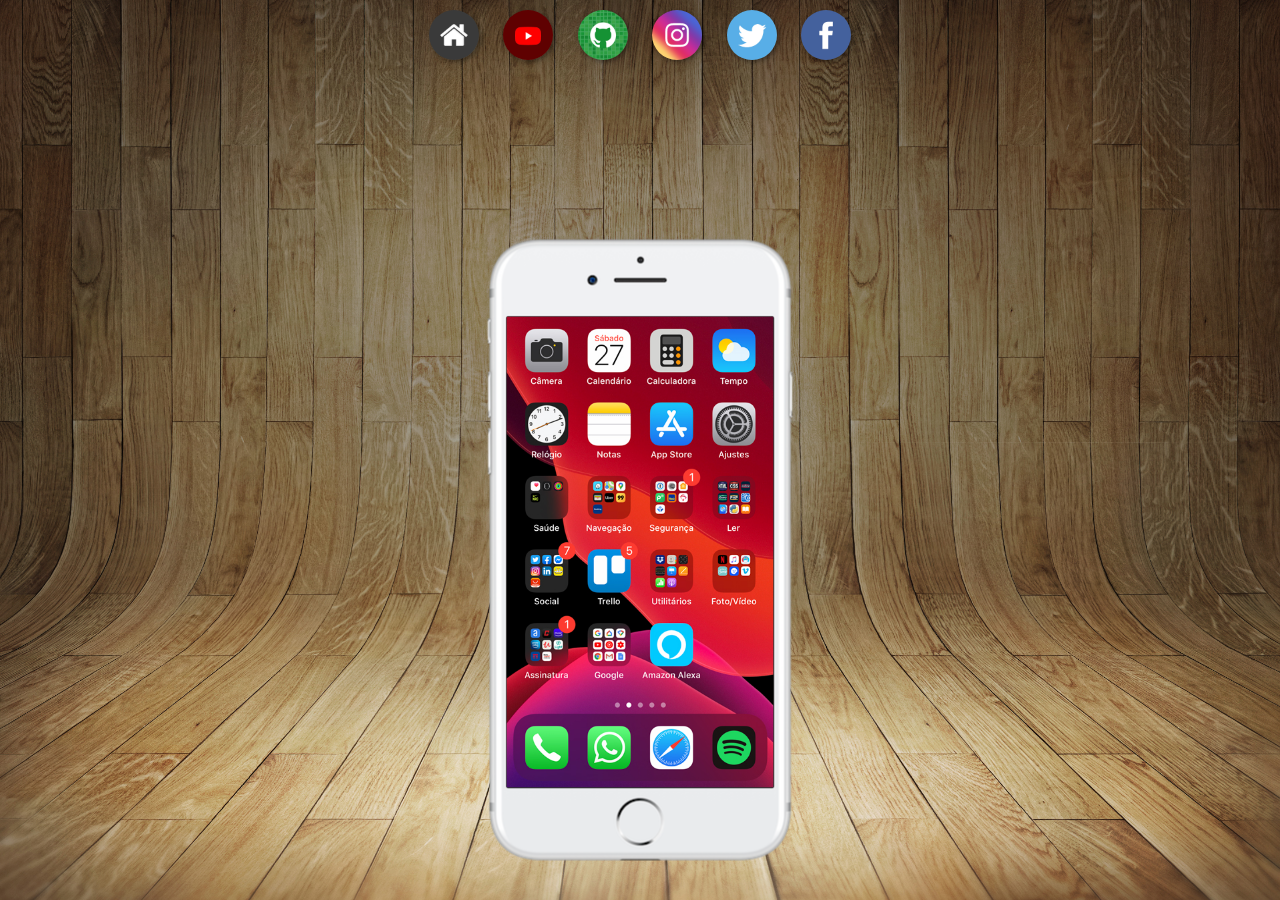
<file: index.html>
<!DOCTYPE html>
<html lang="pt-br">
<head>
    <meta charset="UTF-8">
    <meta name="viewport" content="width=device-width, initial-scale=1.0">
    <title>Projeto Redes Sociais</title>
    <link rel="shortcut icon" href="favicon.ico" type="image/x-icon">
    <link rel="stylesheet" href="style.css">
</head>
<body>
    <main>
        <section id="telefone">
            <iframe src="home.html" name="tela" id="tela" frameborder="0"> Seu navegador não é compatível. </iframe>
        </section>
        <section id="redes-sociais">
            <a href="home.html" target="tela"><img src="imagens/logo-home.jpg" alt="Home"></a>
            <a href="youtube.html" target="tela"><img src="imagens/logo-youtube.jpg" alt="Youtube"></a>
            <a href="github.html" target="tela"><img src="imagens/logo-github.jpg" alt="GitHub"></a>
            <a href="instagram.html" target="tela"><img src="imagens/logo-instagram.jpg" alt="Instagram"></a>
            <a href="twitter.html" target="tela"><img src="imagens/logo-twitter.jpg" alt="Twitter"></a>
            <a href="facebook.html" target="tela"><img src="imagens/logo-facebook.jpg" alt="Facebook"></a>
        </section>
    </main>
</body>
</html>
</file>
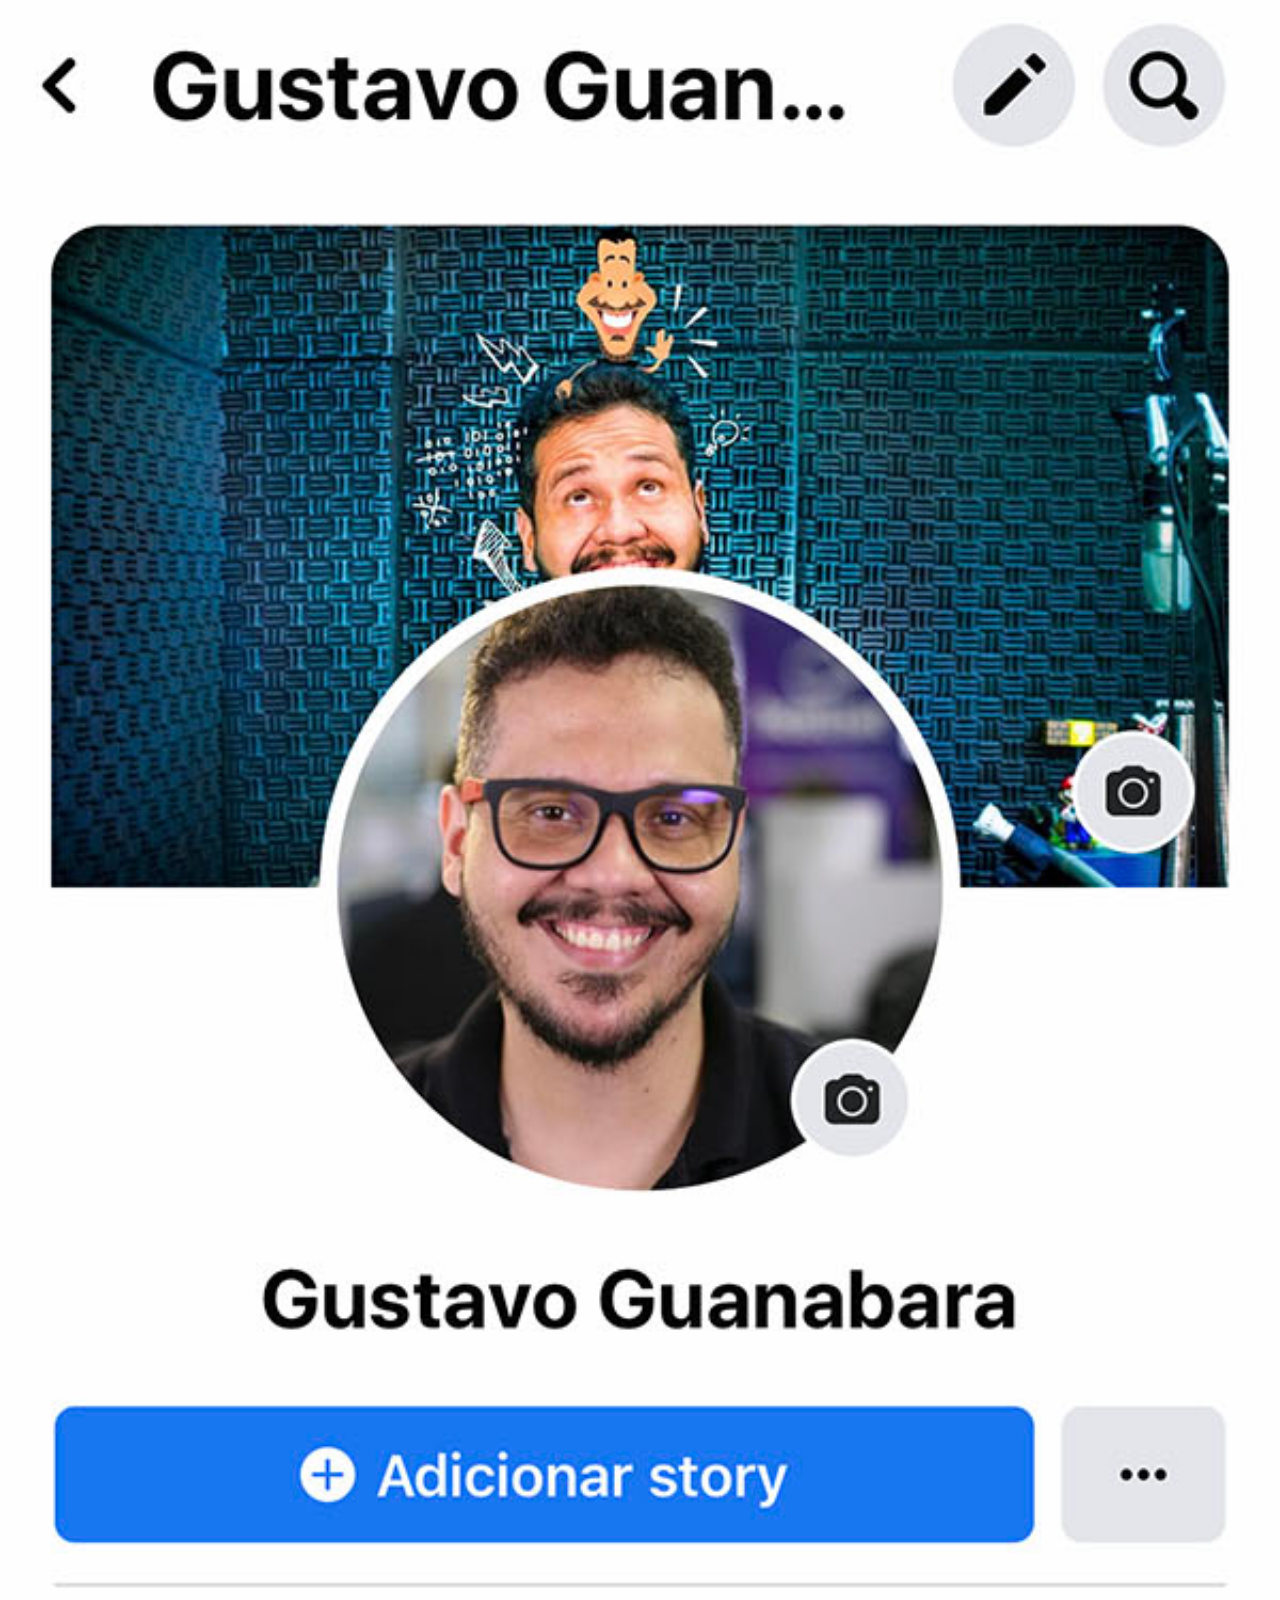
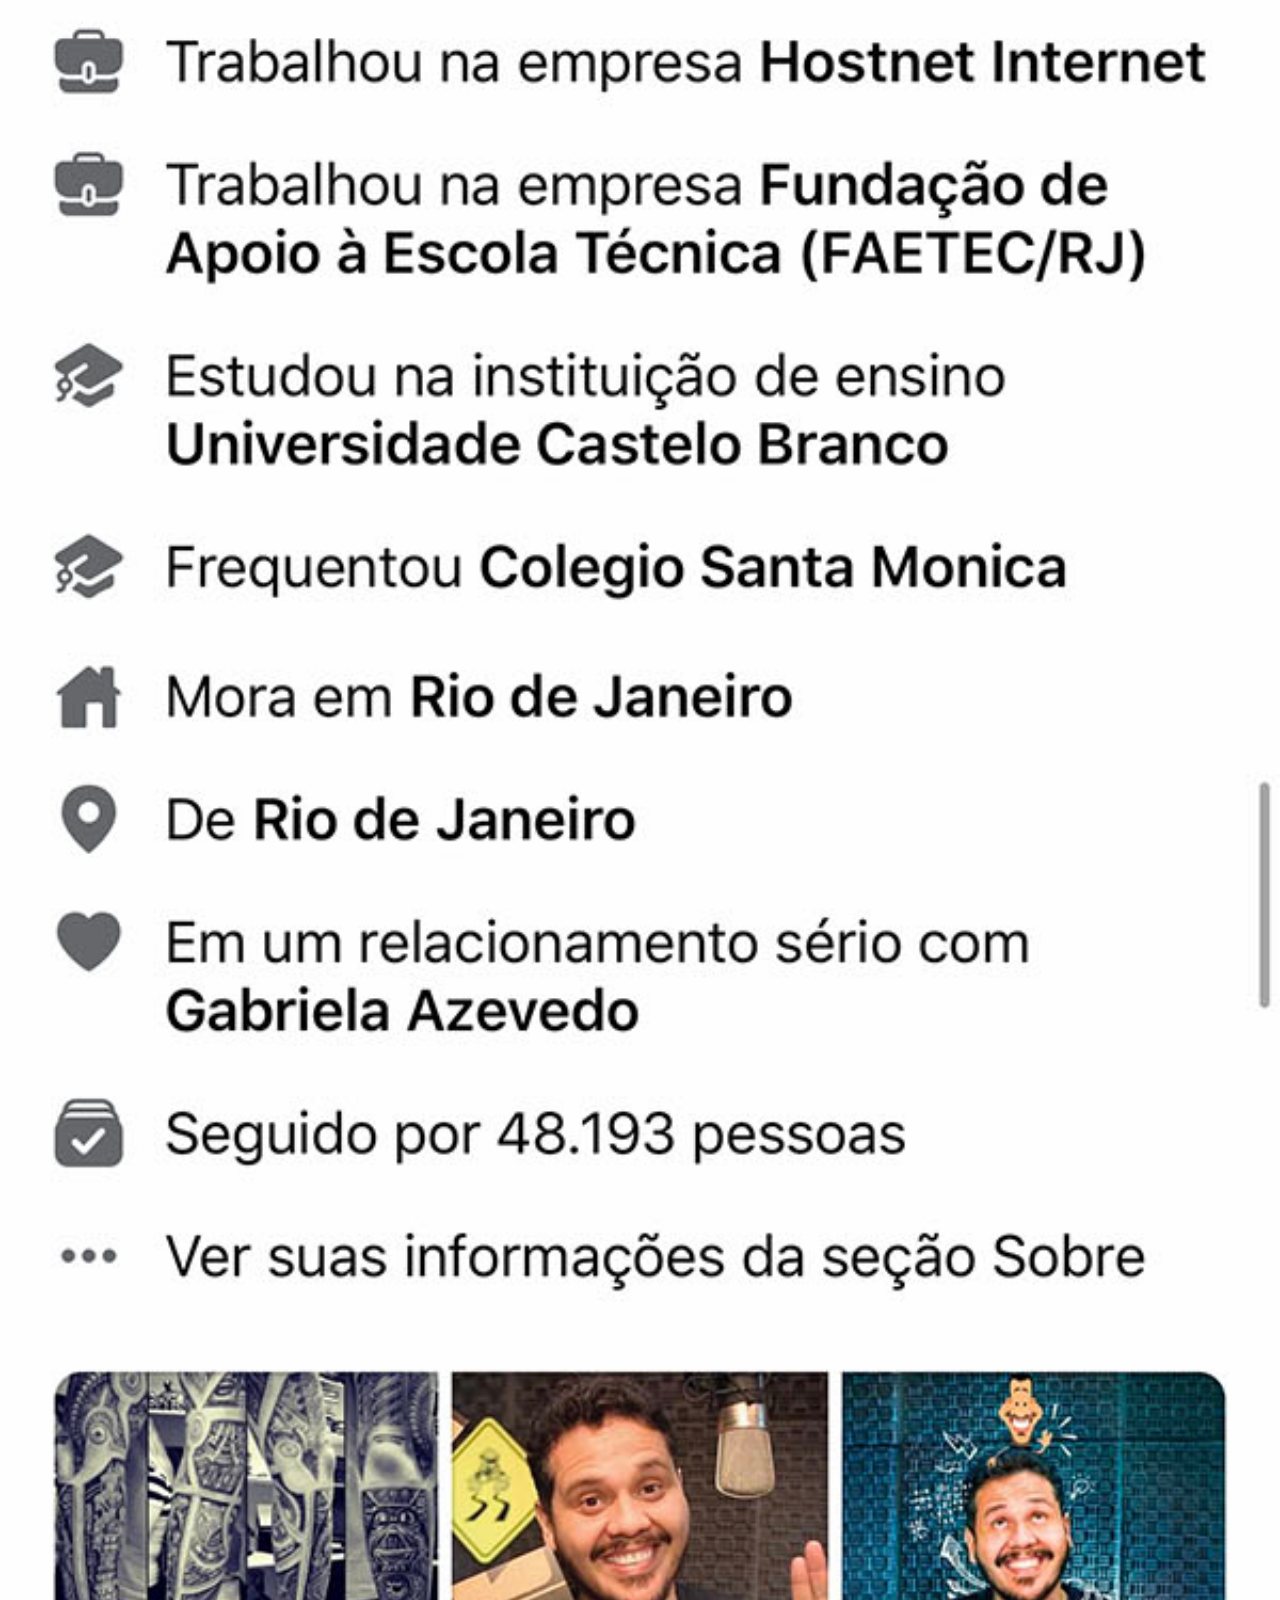
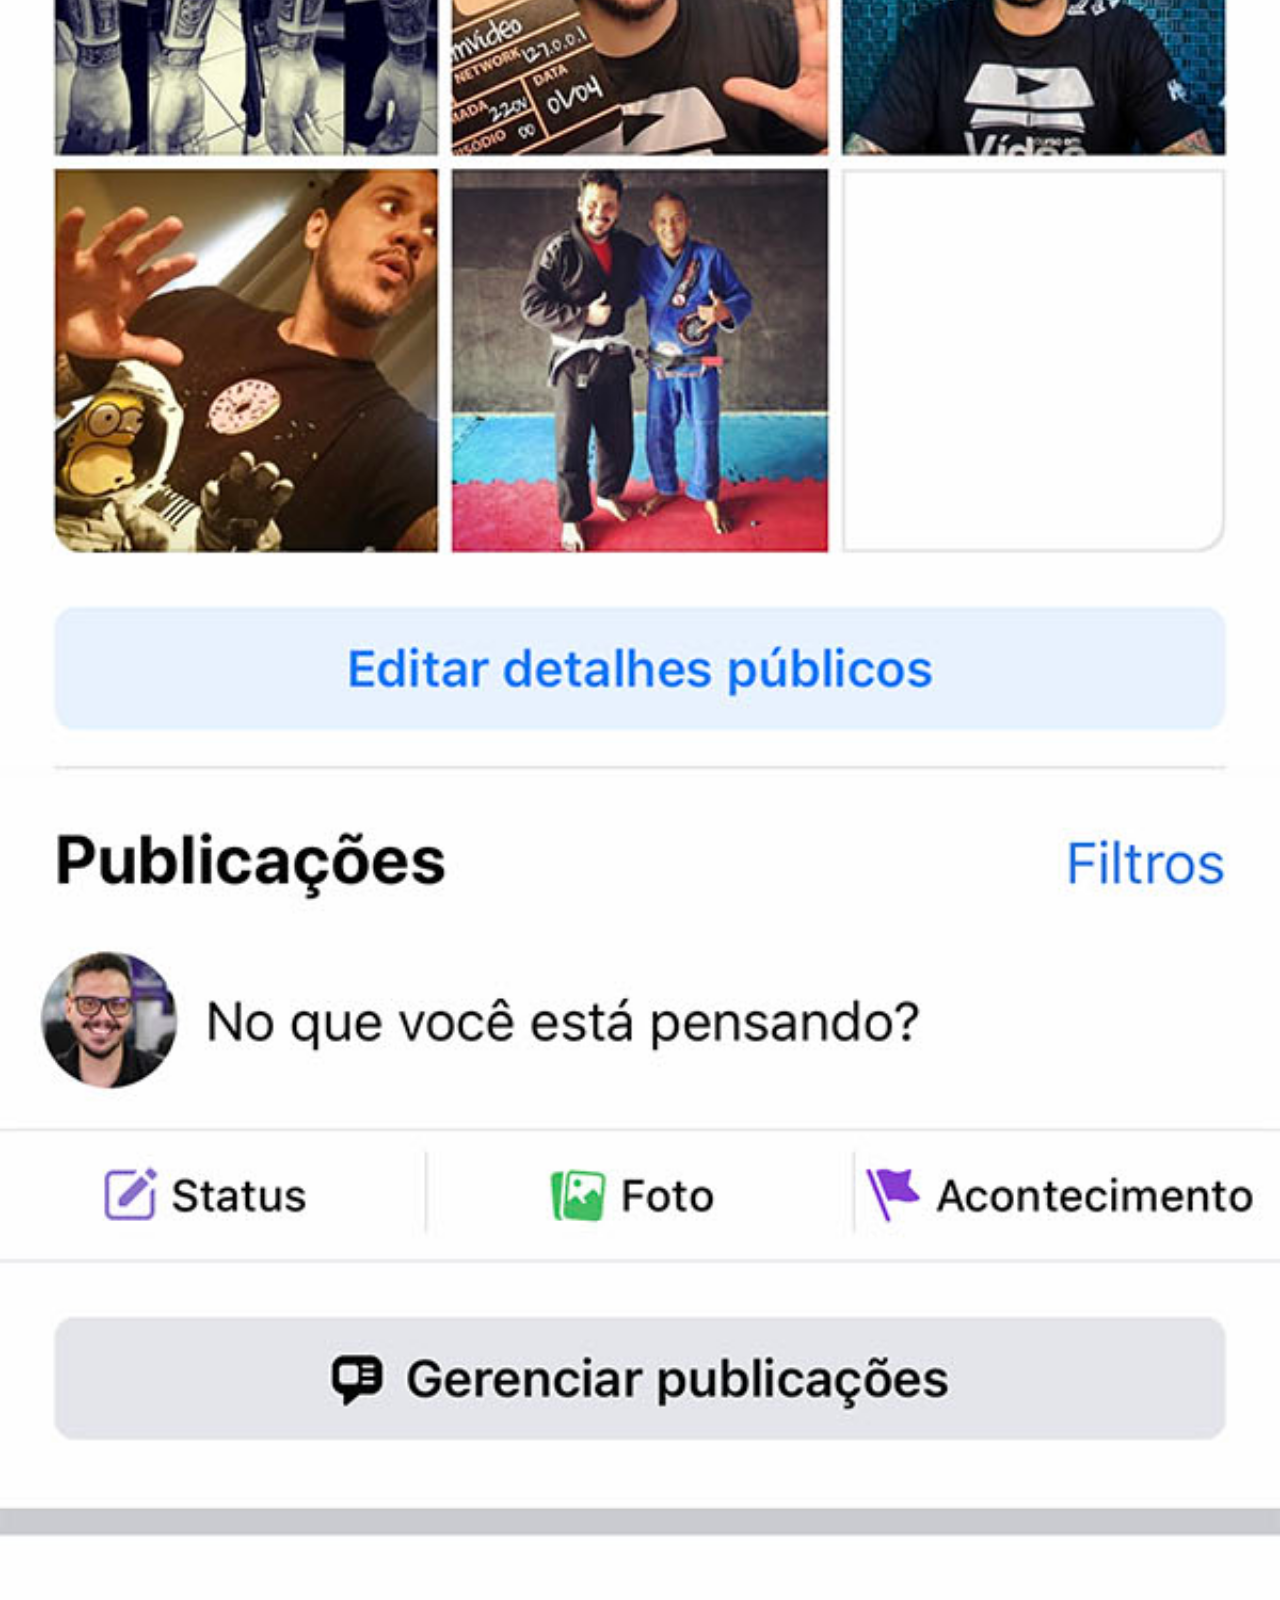
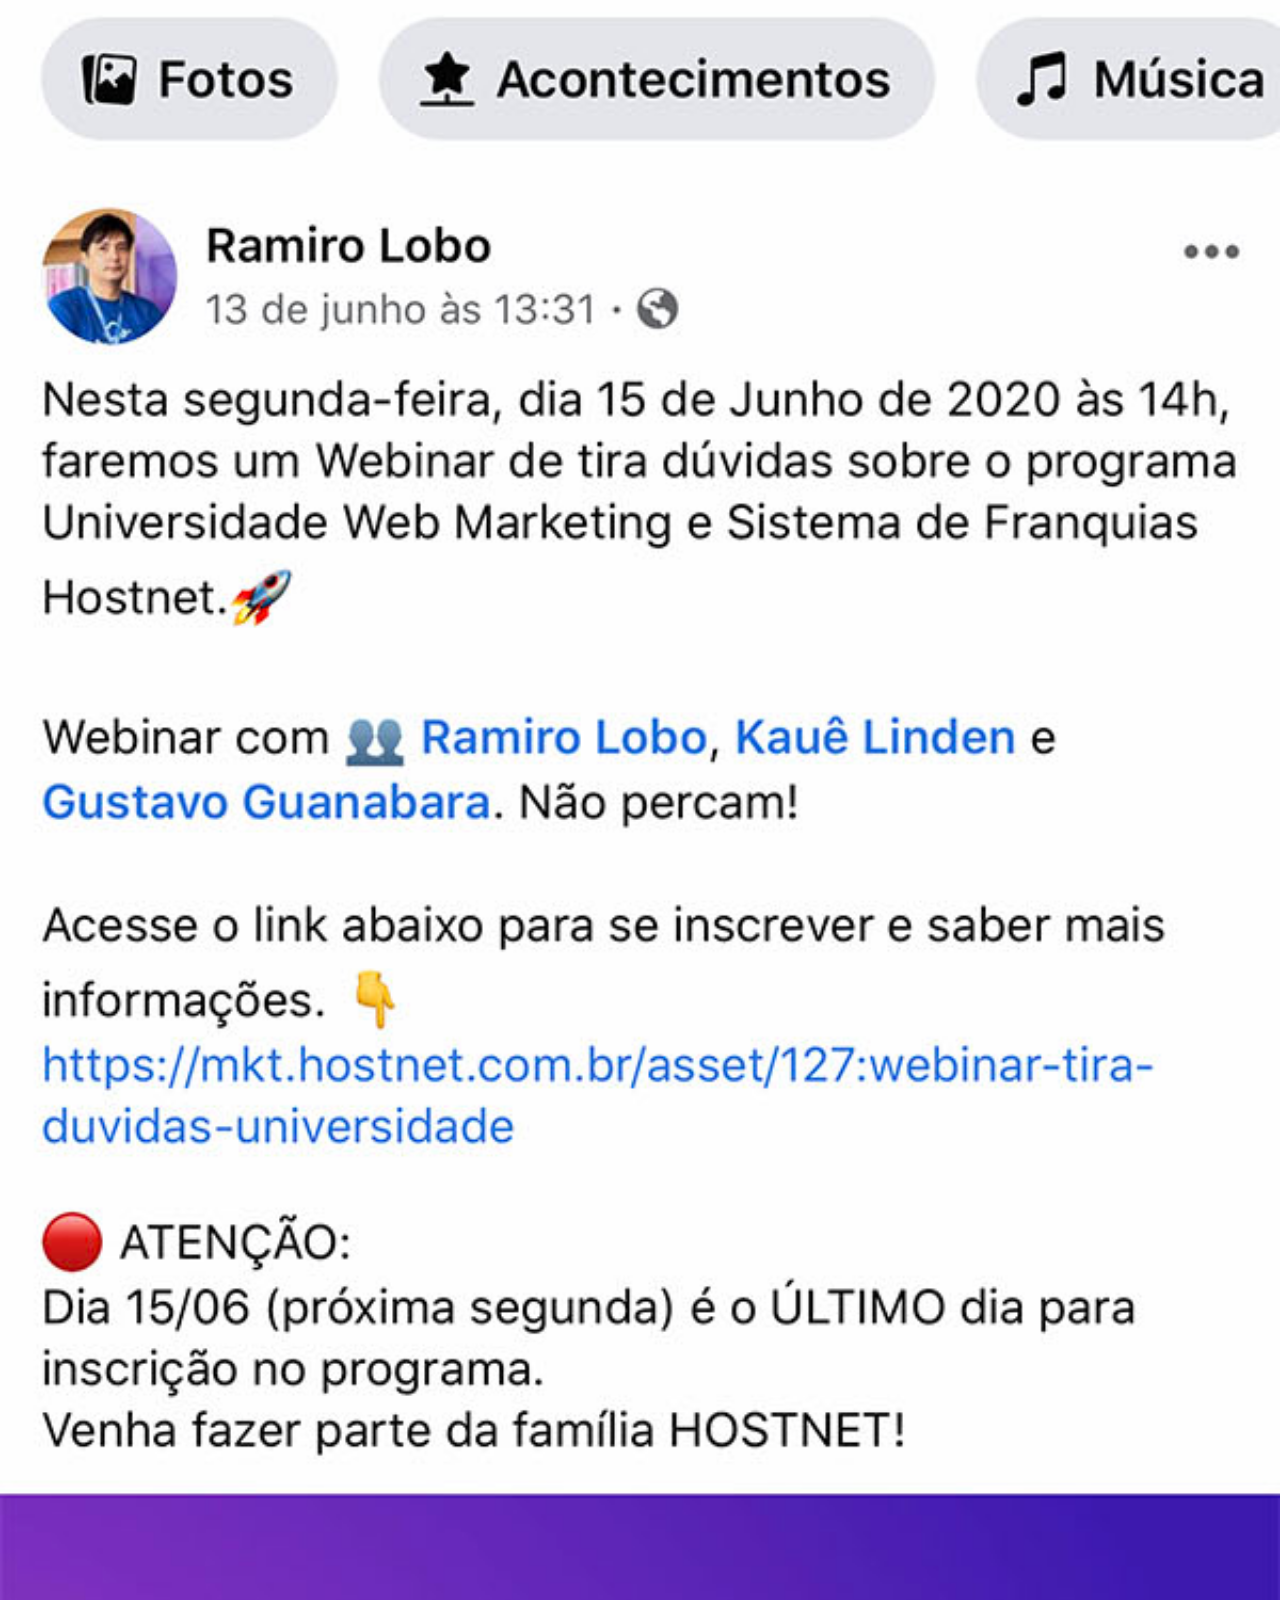
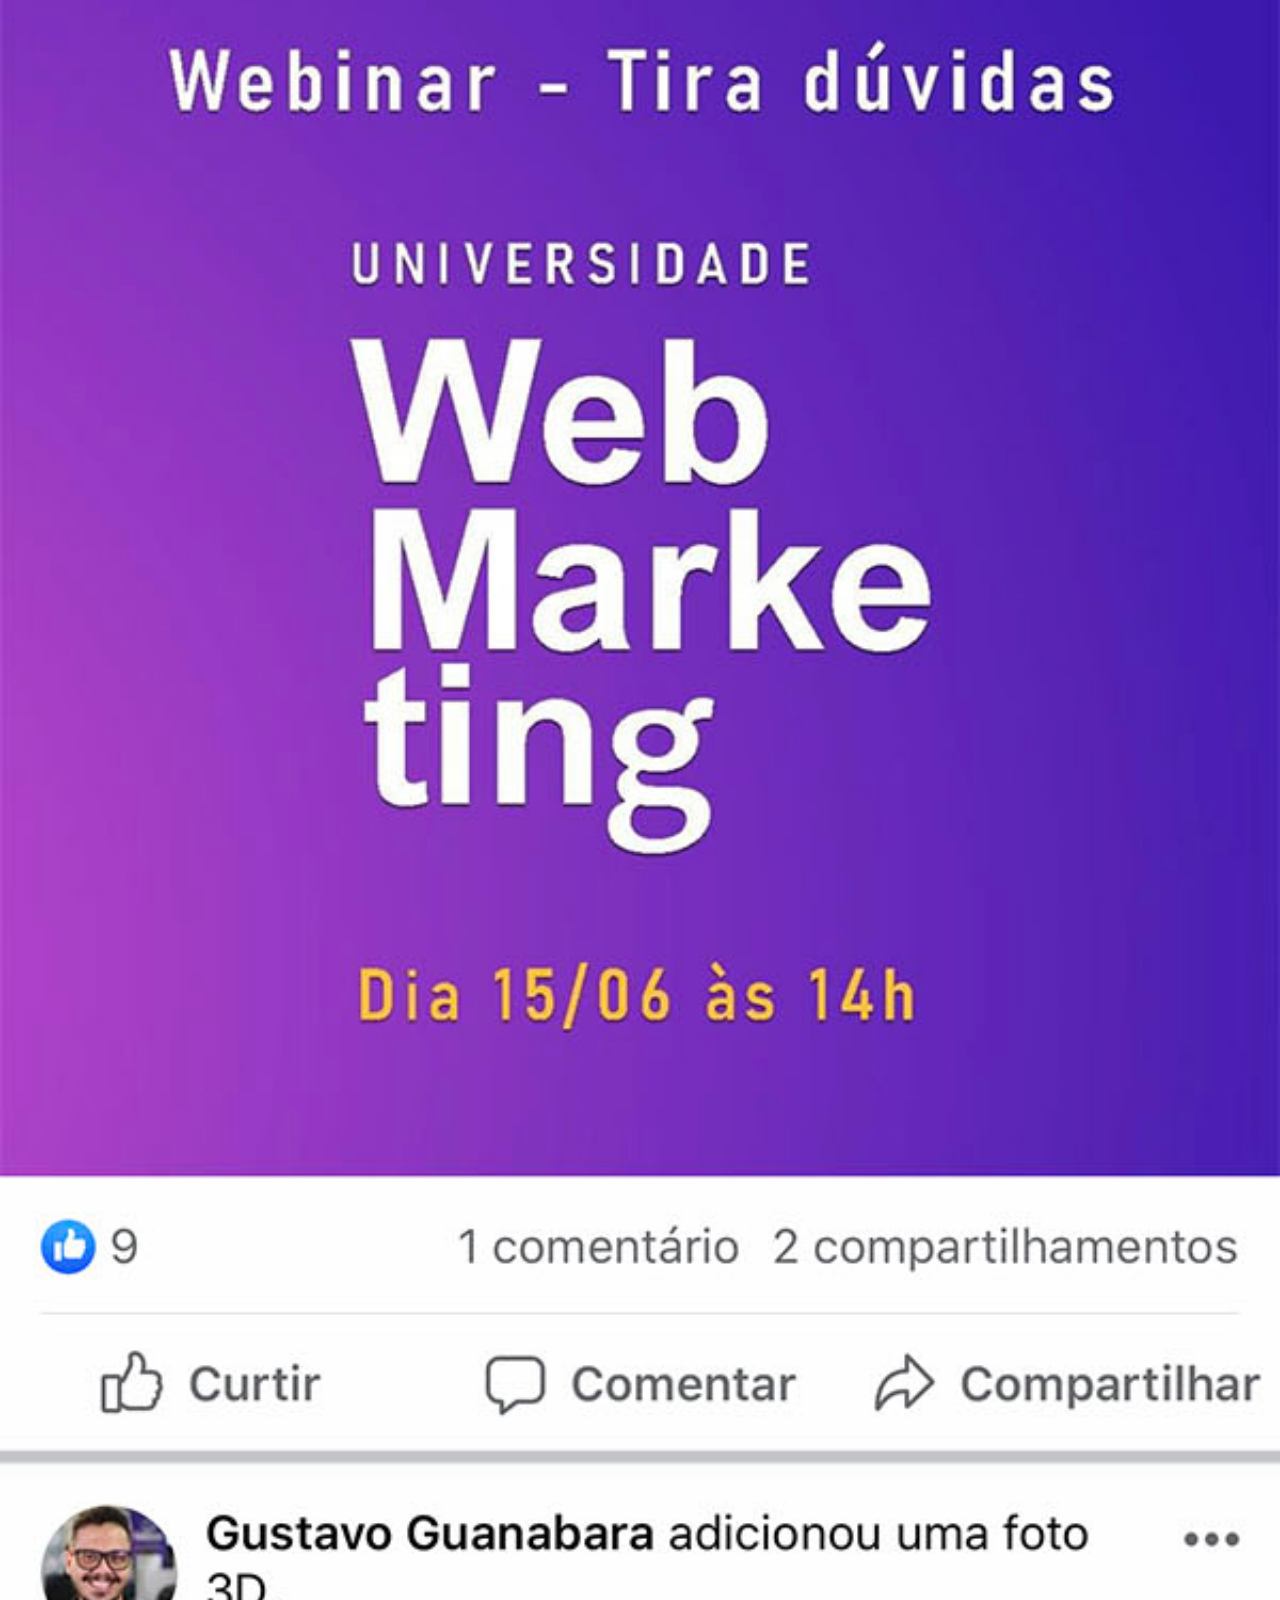
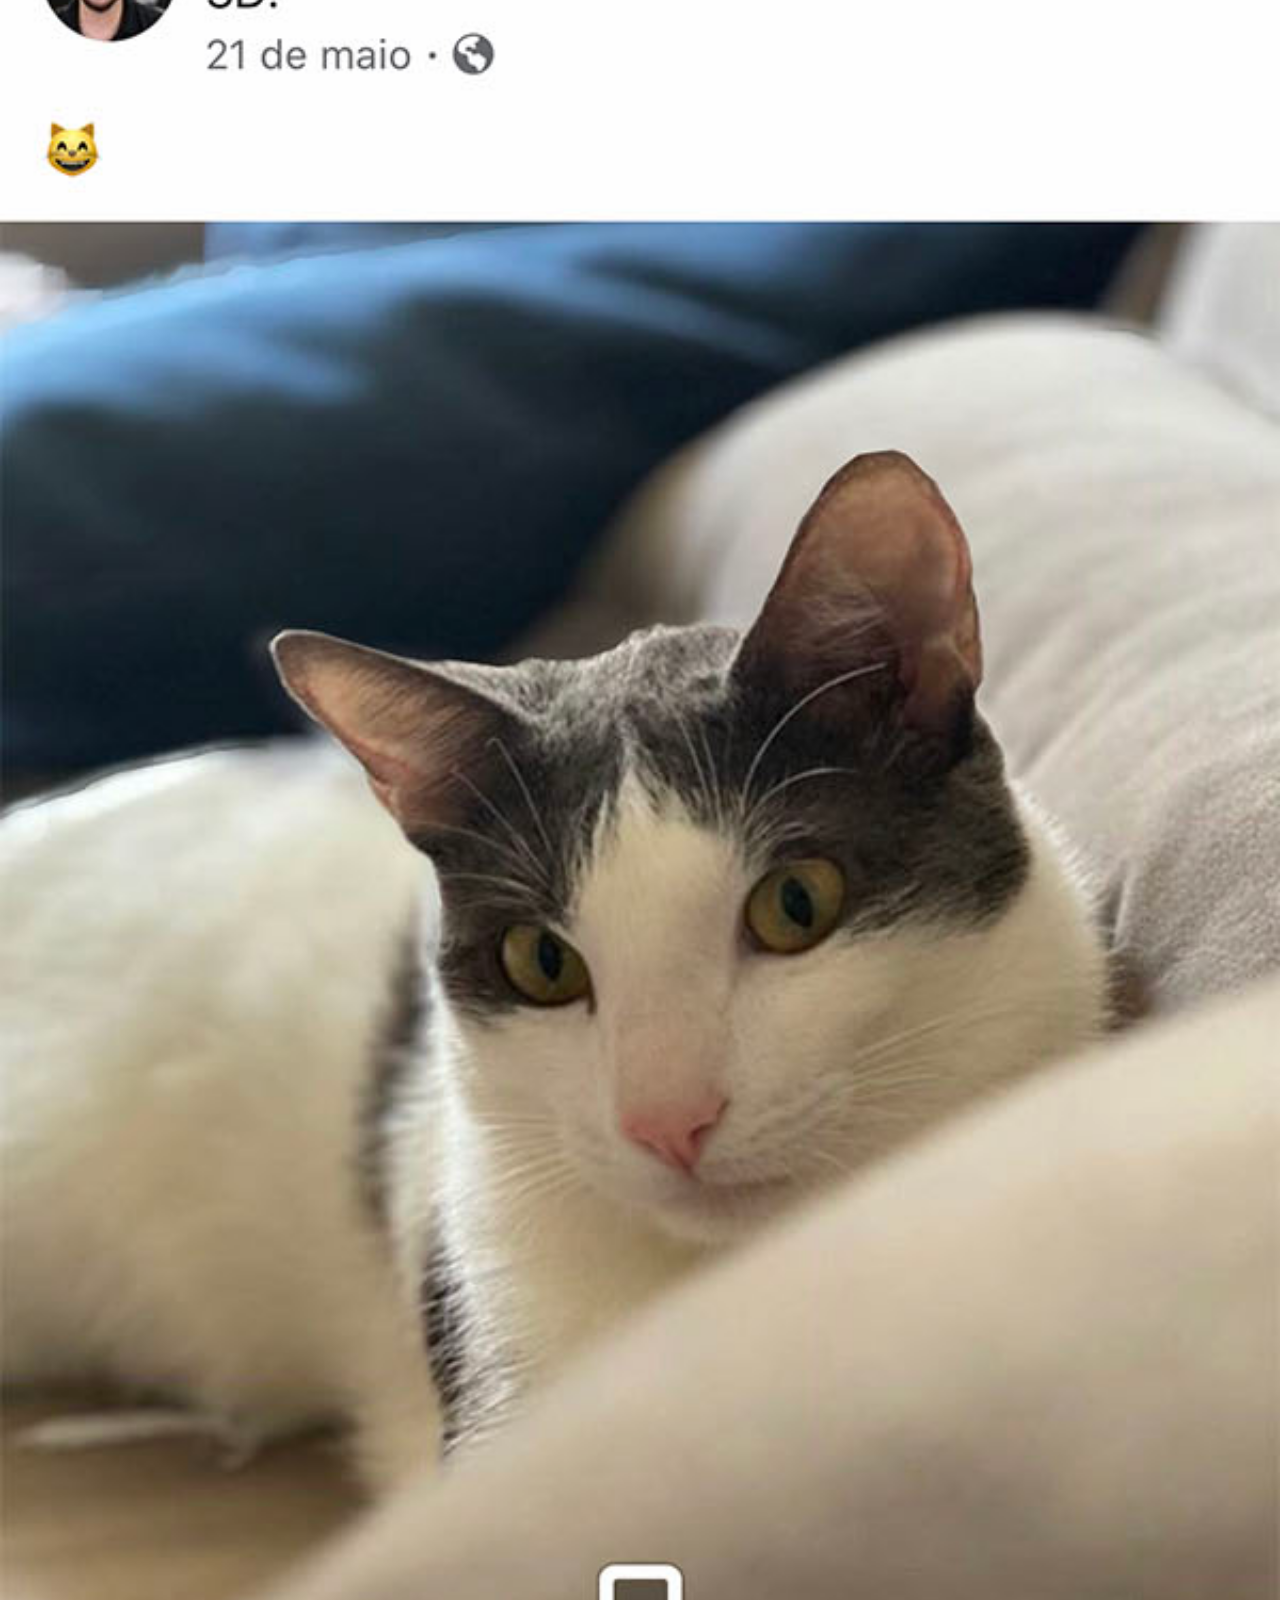
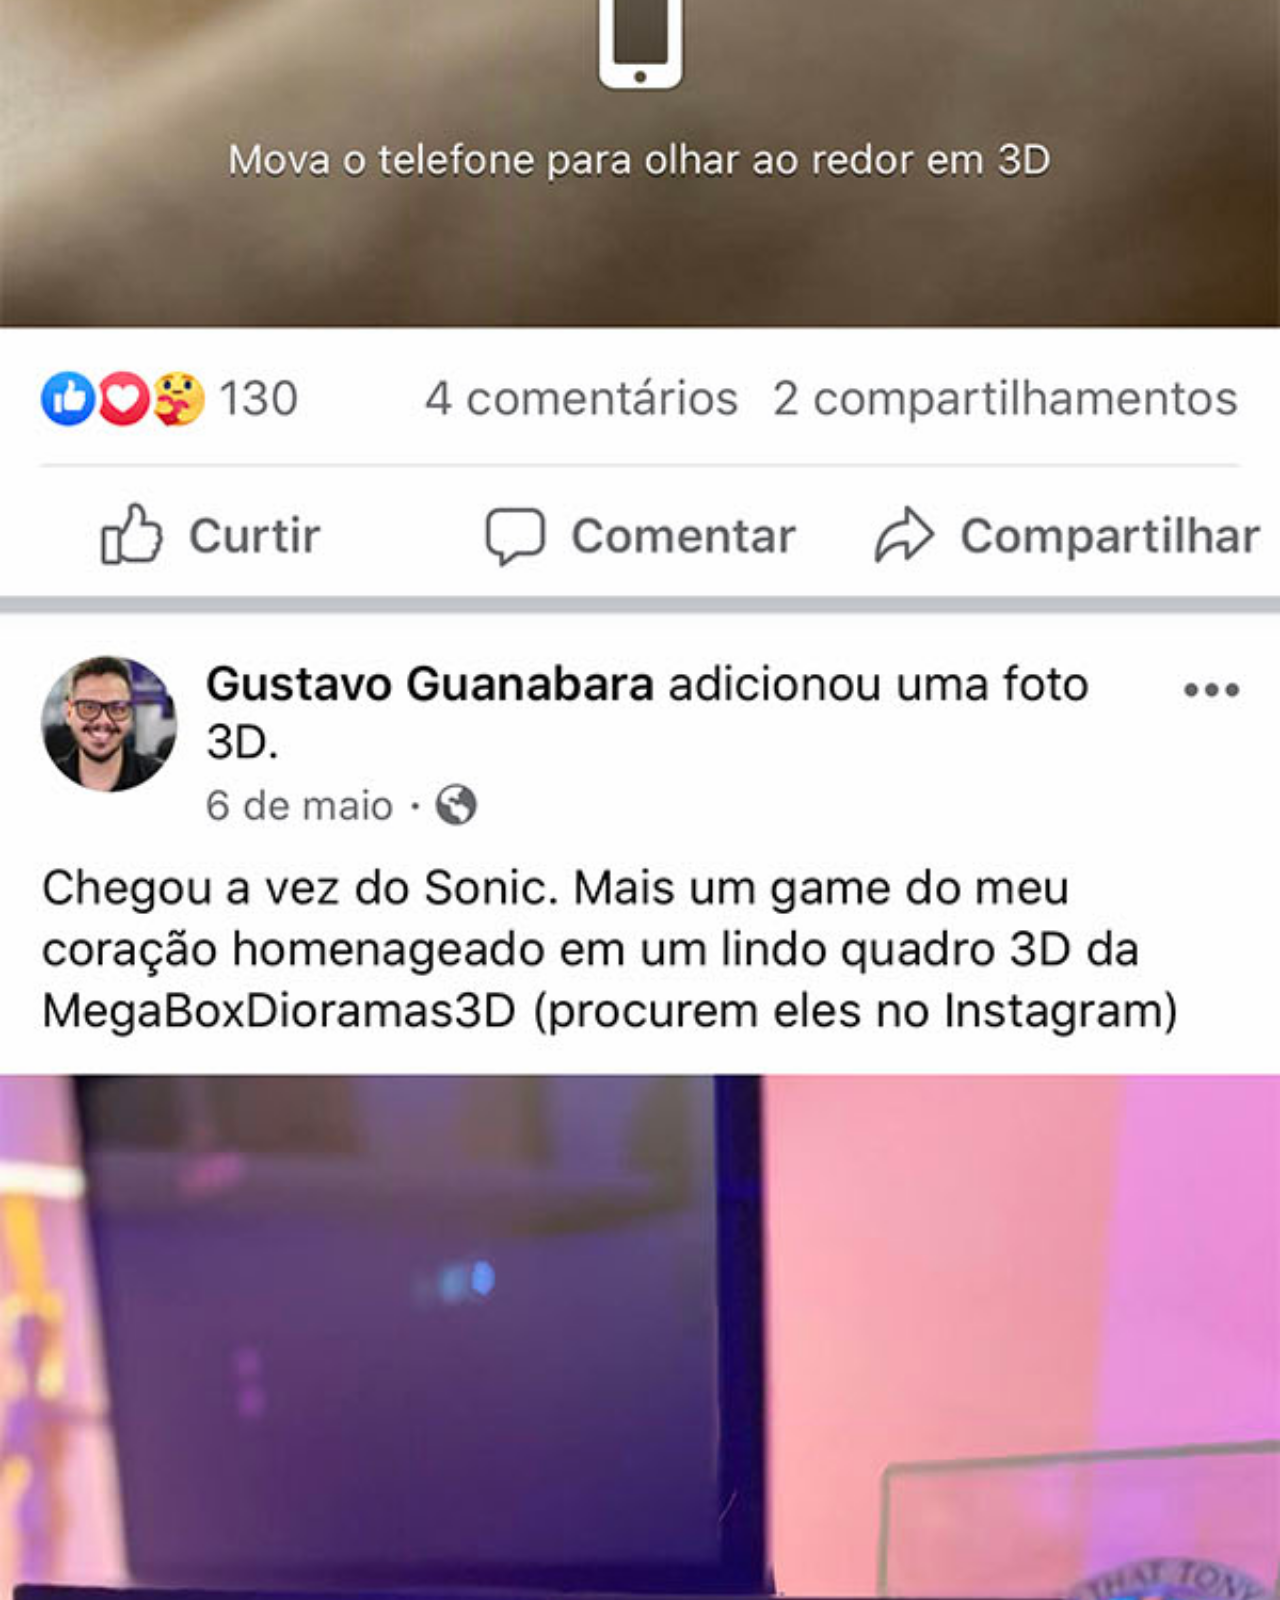
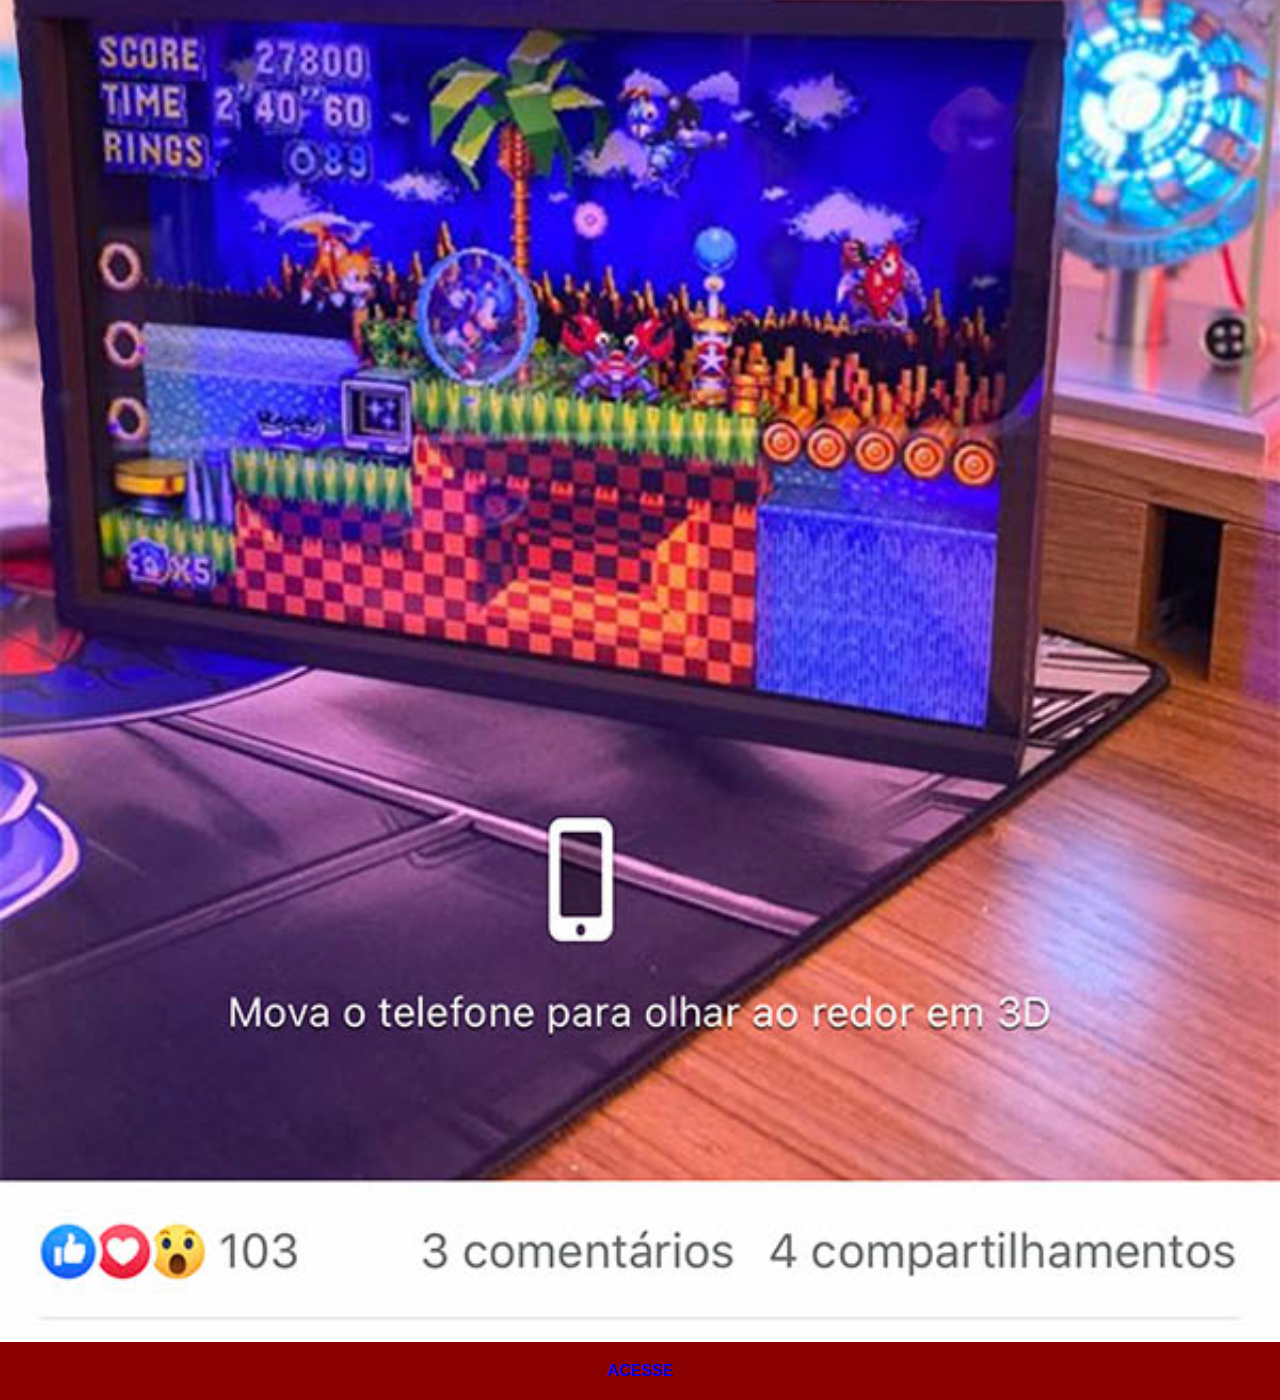
<file: facebook.html>
<!DOCTYPE html>
<html lang="pt-br">
<head>
    <meta charset="UTF-8">
    <meta name="viewport" content="width=device-width, initial-scale=1.0">
    <title>Facebook</title>
    <link rel="stylesheet" href="social.css">
    </style>
</head>
<body>
    <img src="imagens/tela-facebook.jpg" alt="Facebook">
    <a href="https://www.facebook.com/gustavoguanabara" target="_blank">ACESSE</a>
</body>
</html>
</file>
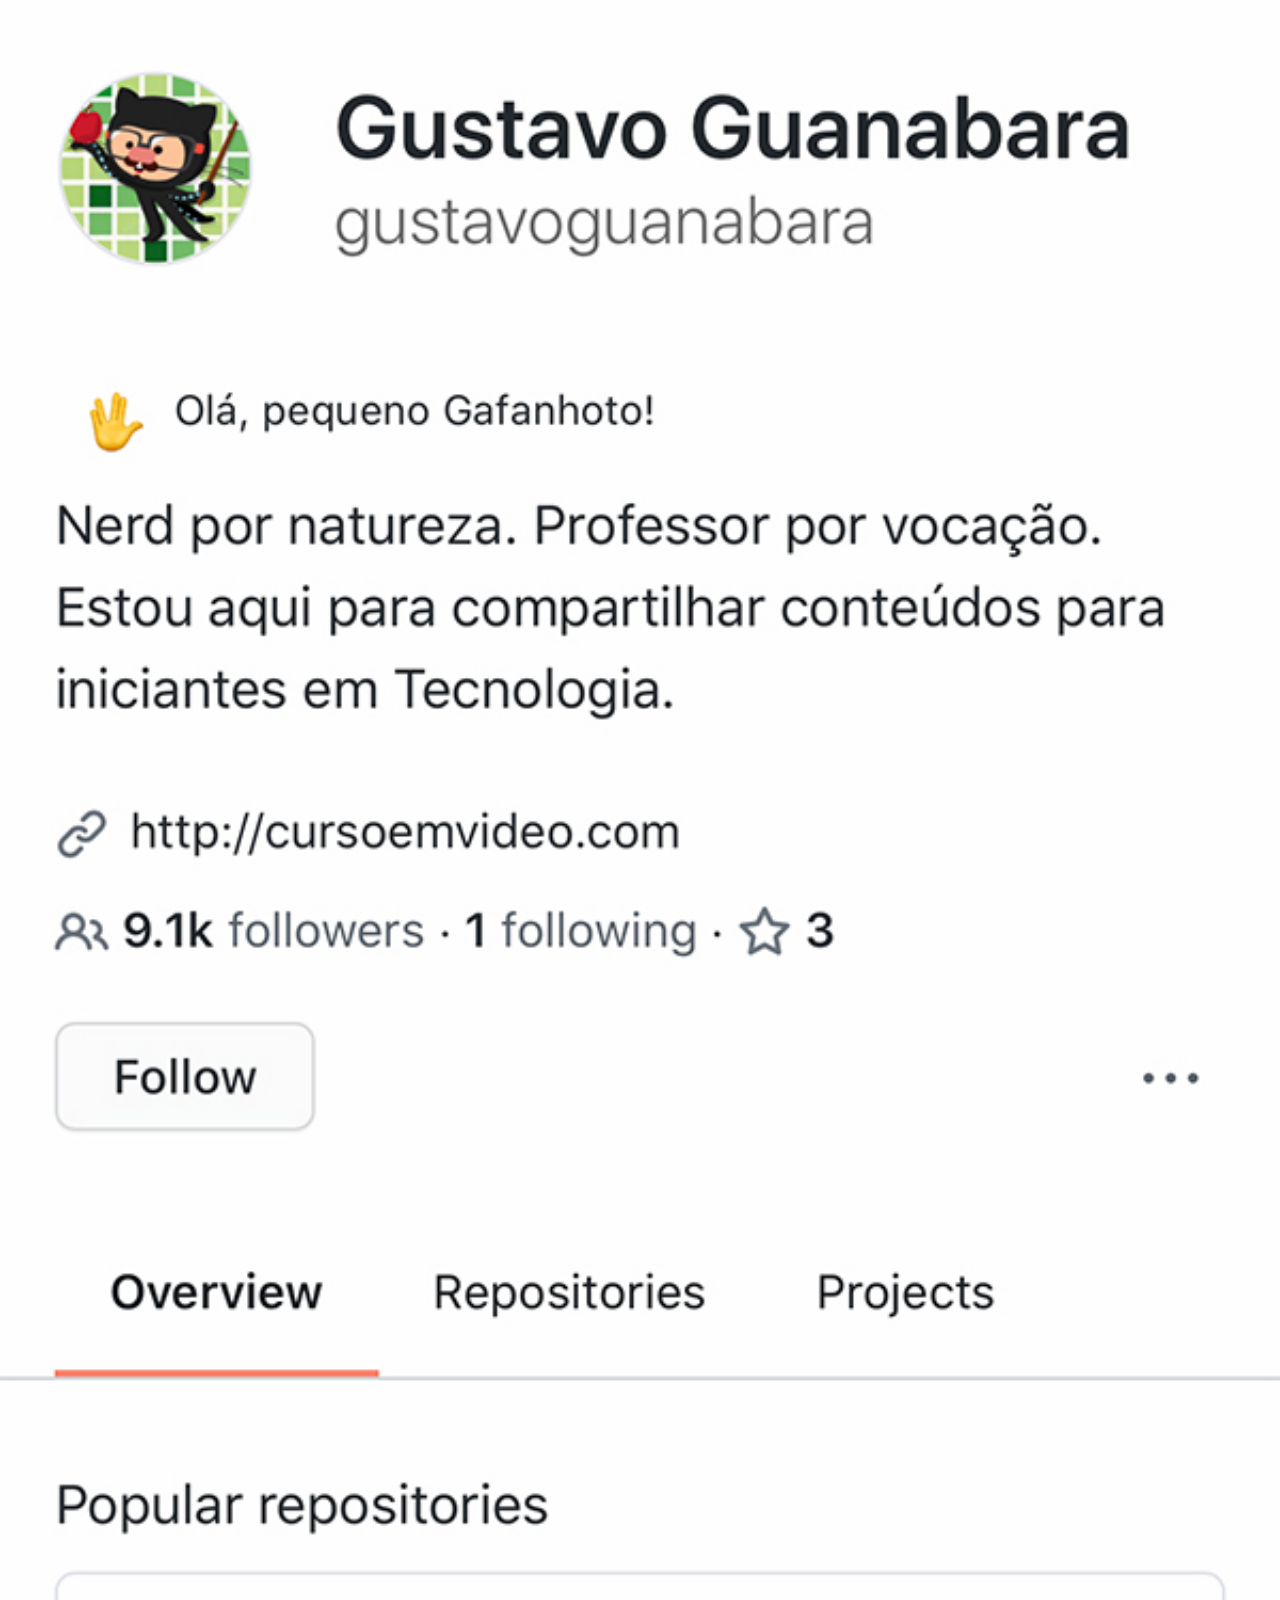
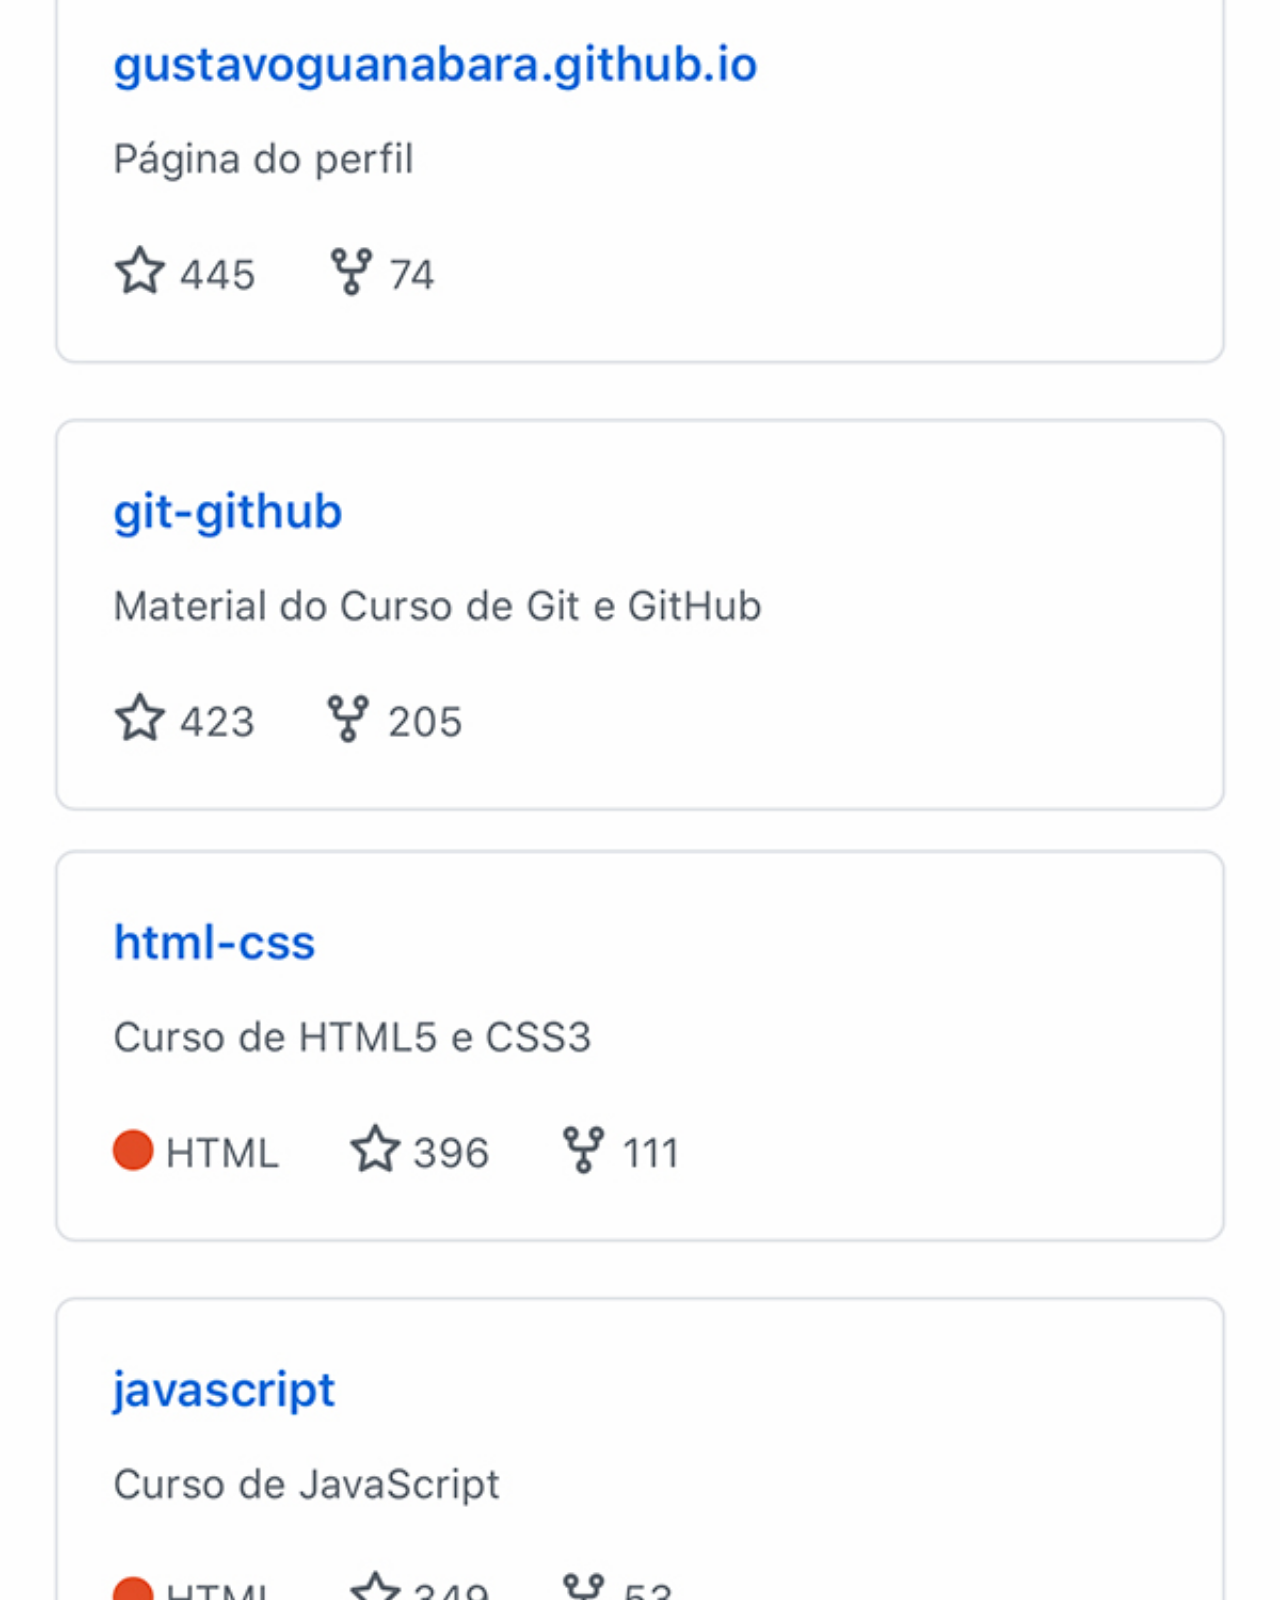
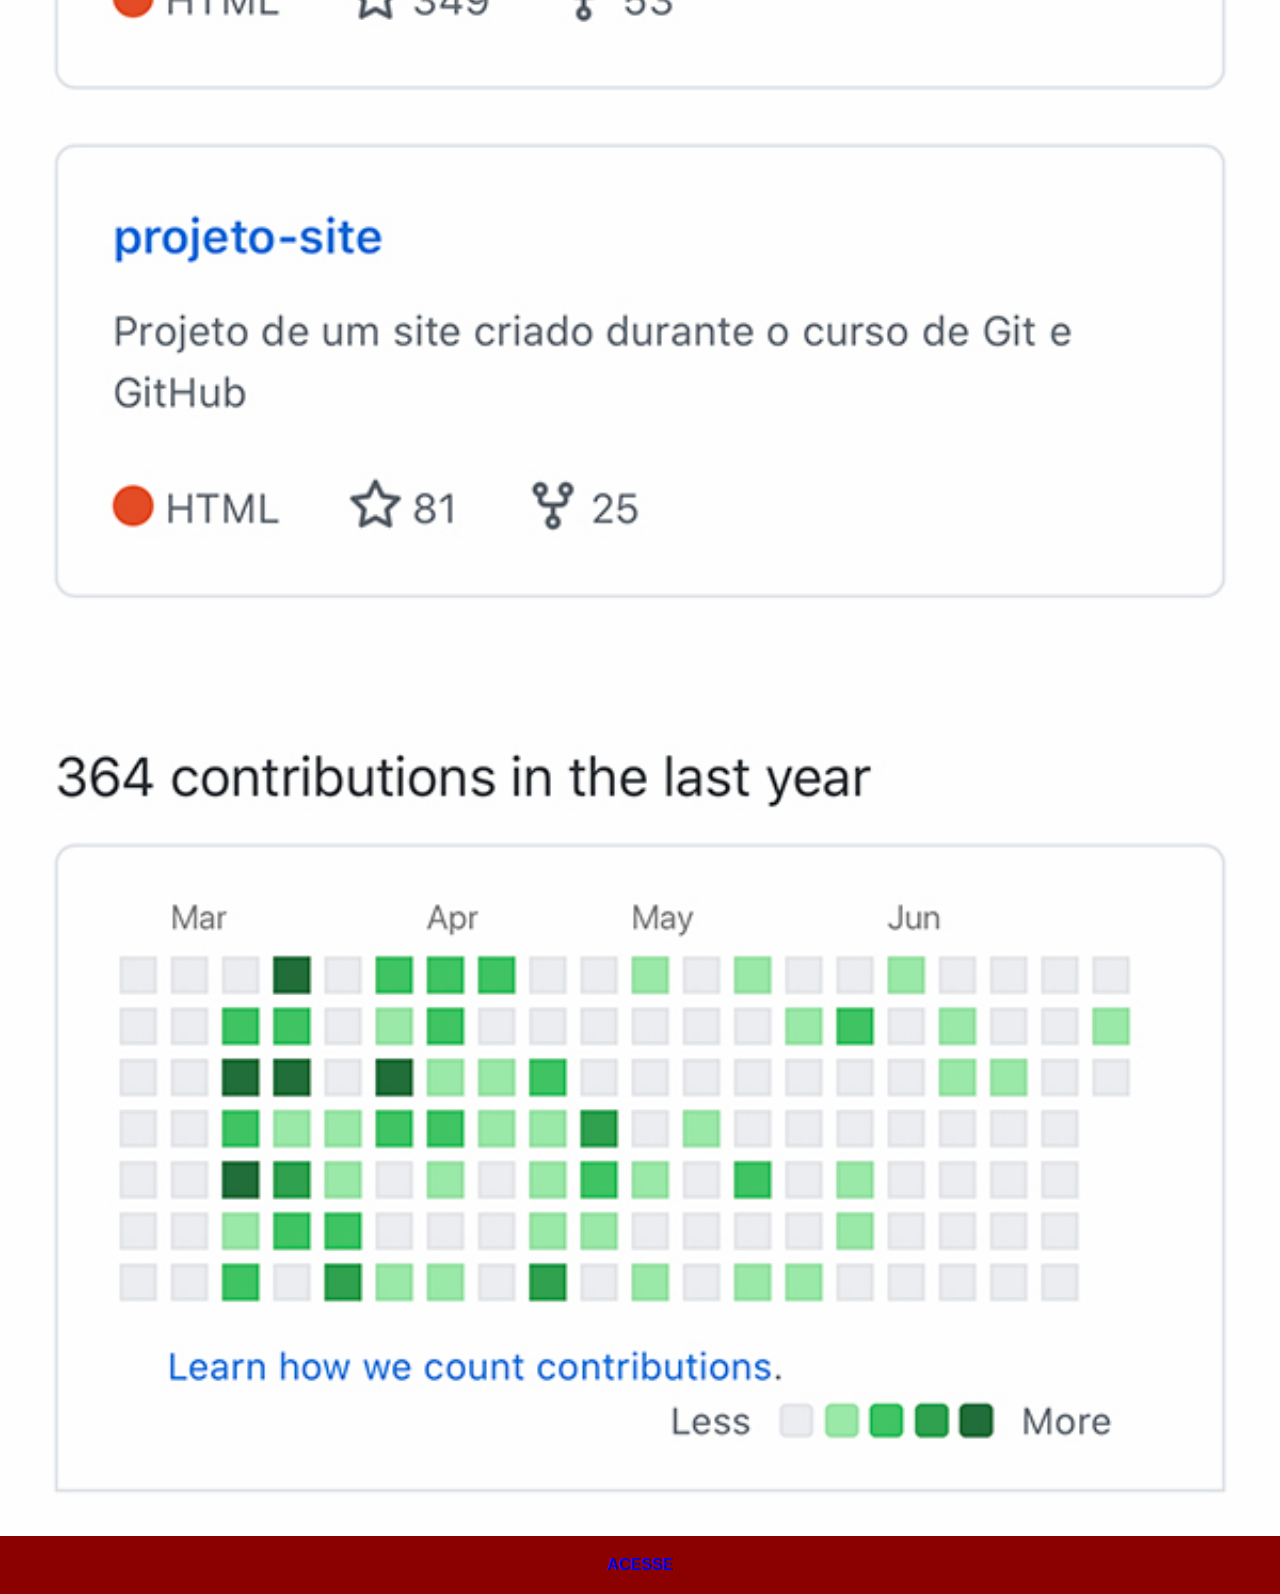
<file: github.html>
<!DOCTYPE html>
<html lang="pt-br">
<head>
    <meta charset="UTF-8">
    <meta name="viewport" content="width=device-width, initial-scale=1.0">
    <title>GitHub</title>
    <link rel="stylesheet" href="social.css">
    </style>
</head>
<body>
    <img src="imagens/tela-github.jpg" alt="GitHub">
    <a href="https://www.github.com/gustavoguanabara" target="_blank">ACESSE</a>
</body>
</html>
</file>
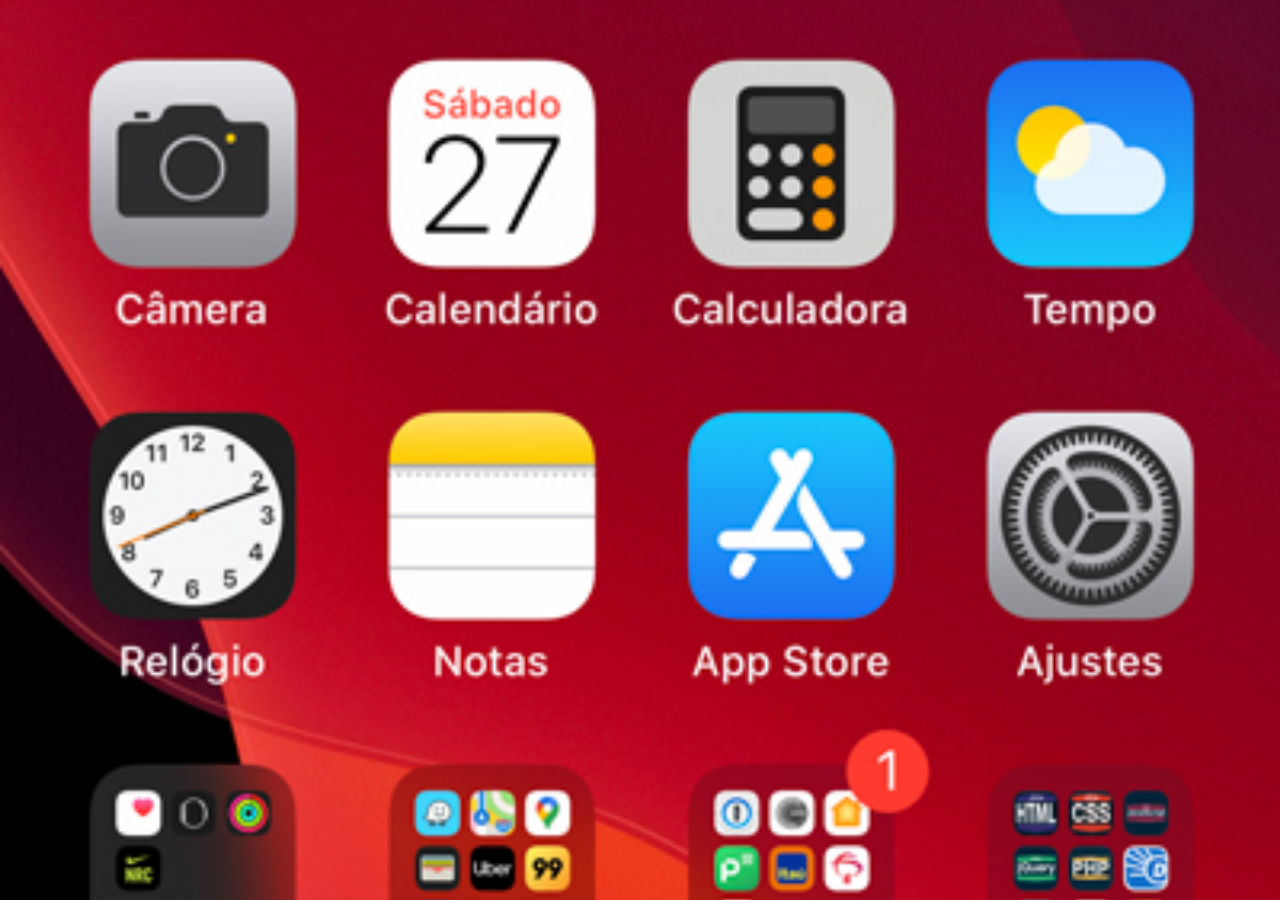
<file: home.html>
<!DOCTYPE html>
<html lang="pt-br">
<head>
    <meta charset="UTF-8">
    <meta name="viewport" content="width=device-width, initial-scale=1.0">
    <title>Home</title>
    <style>
        * {
            margin: 0px;
            padding: 0px;
        }

        body {
            width: 100vw;
            height: 100vh;
            background: black url('imagens/tela-home.jpg') no-repeat top center;
            background-size: cover;
        }
    </style>
</head>
<body>
    
</body>
</html>
</file>
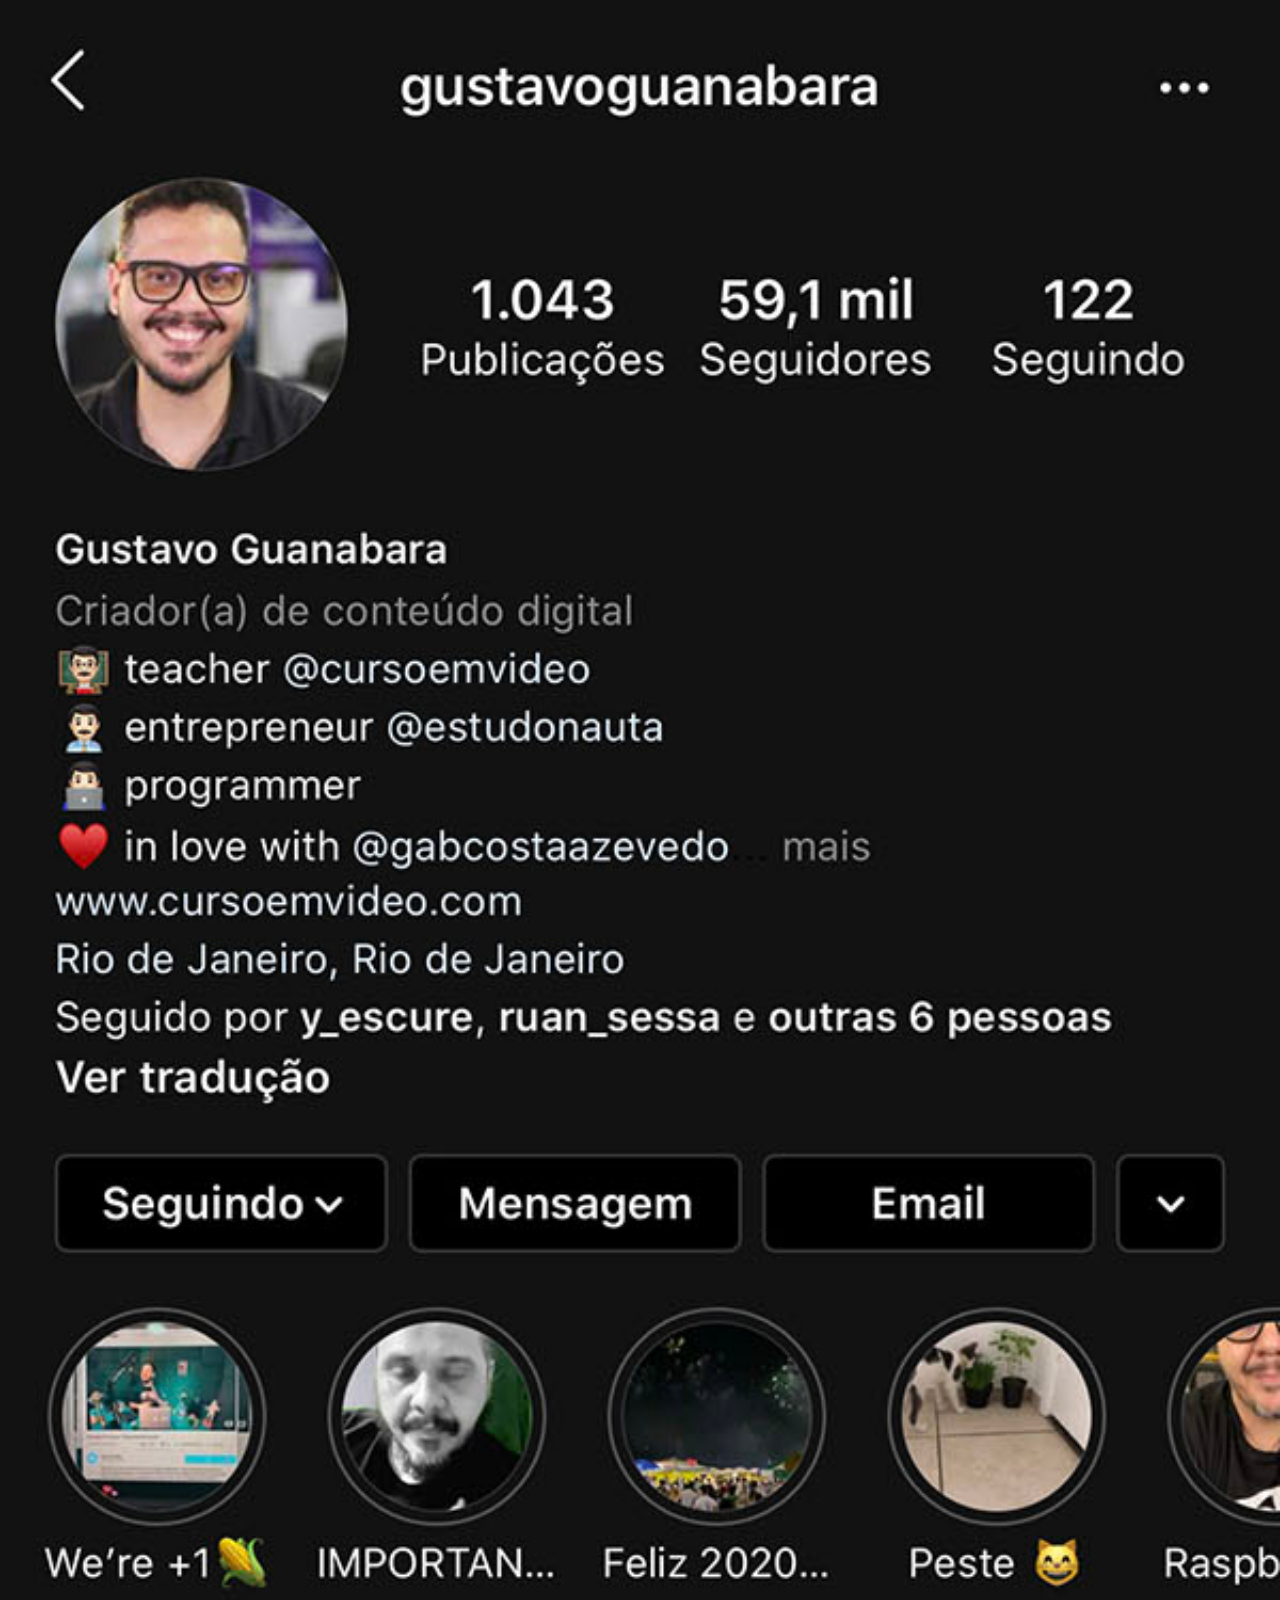
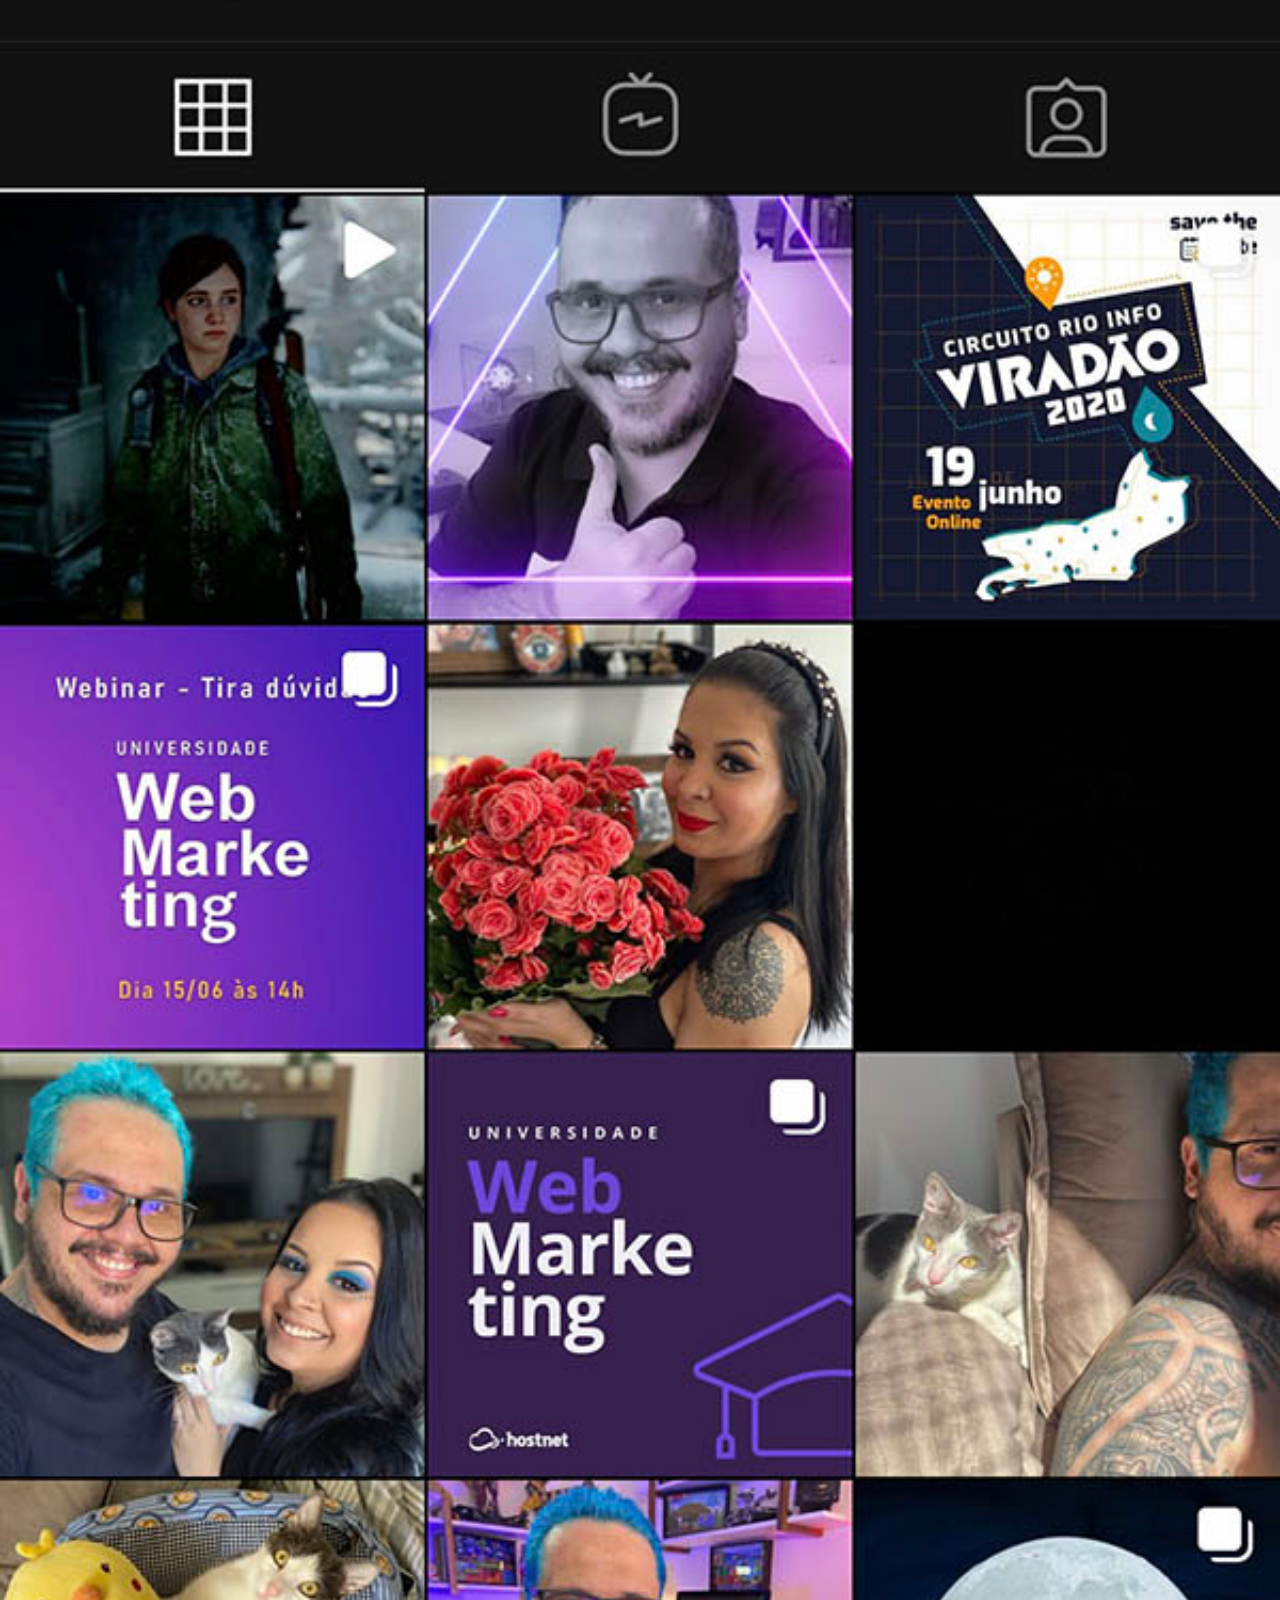
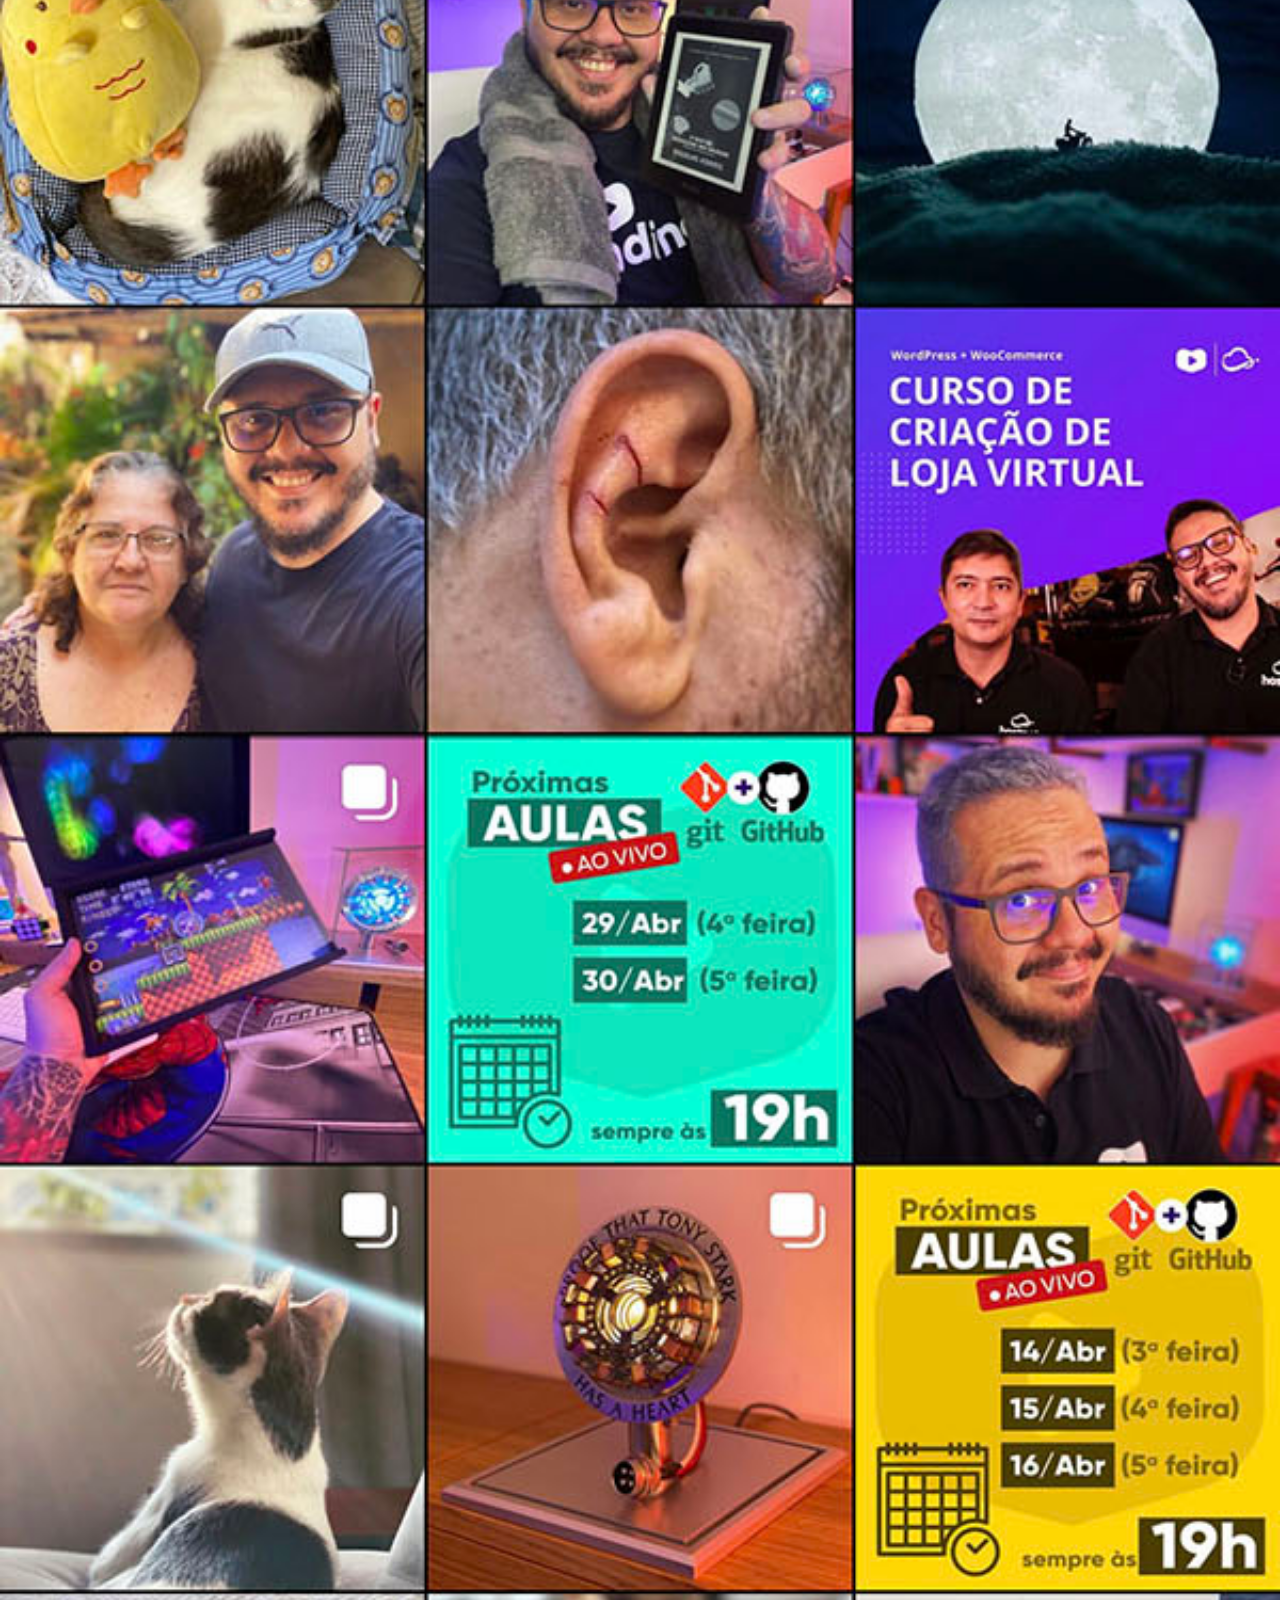
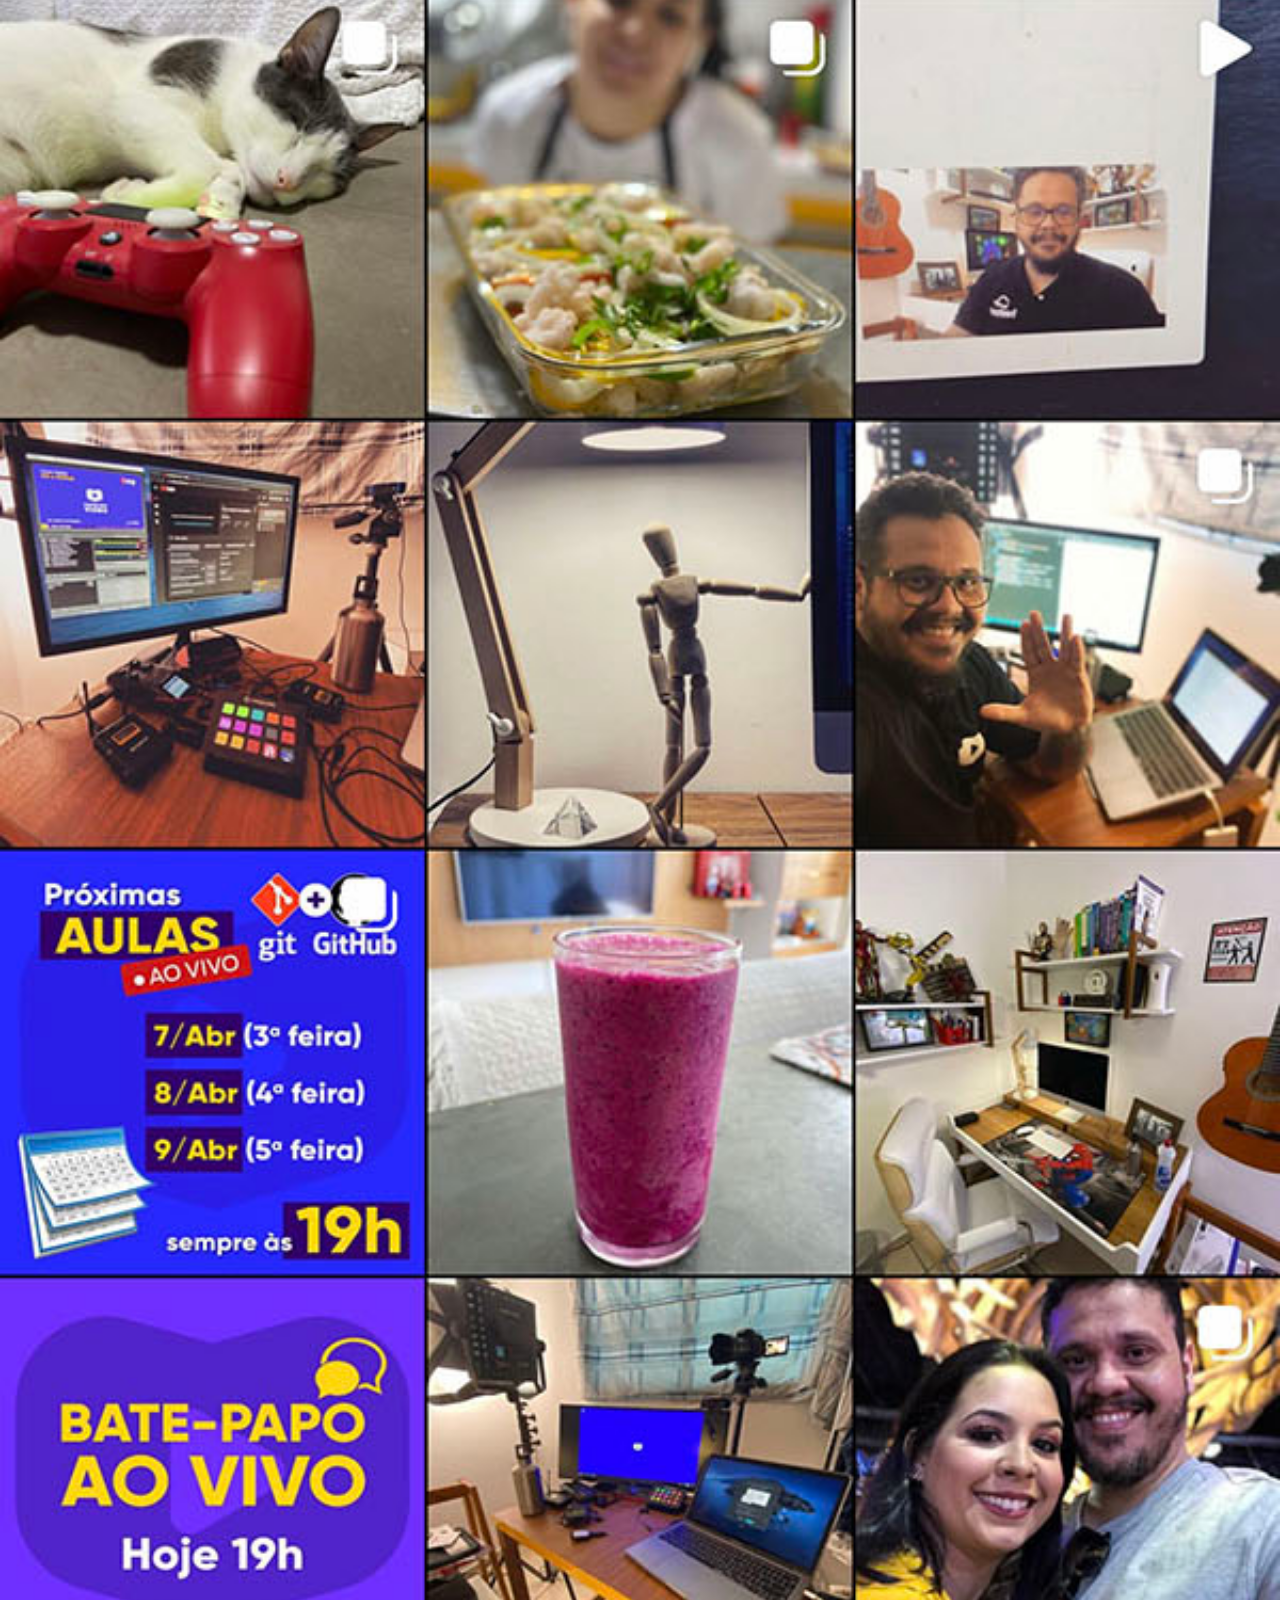
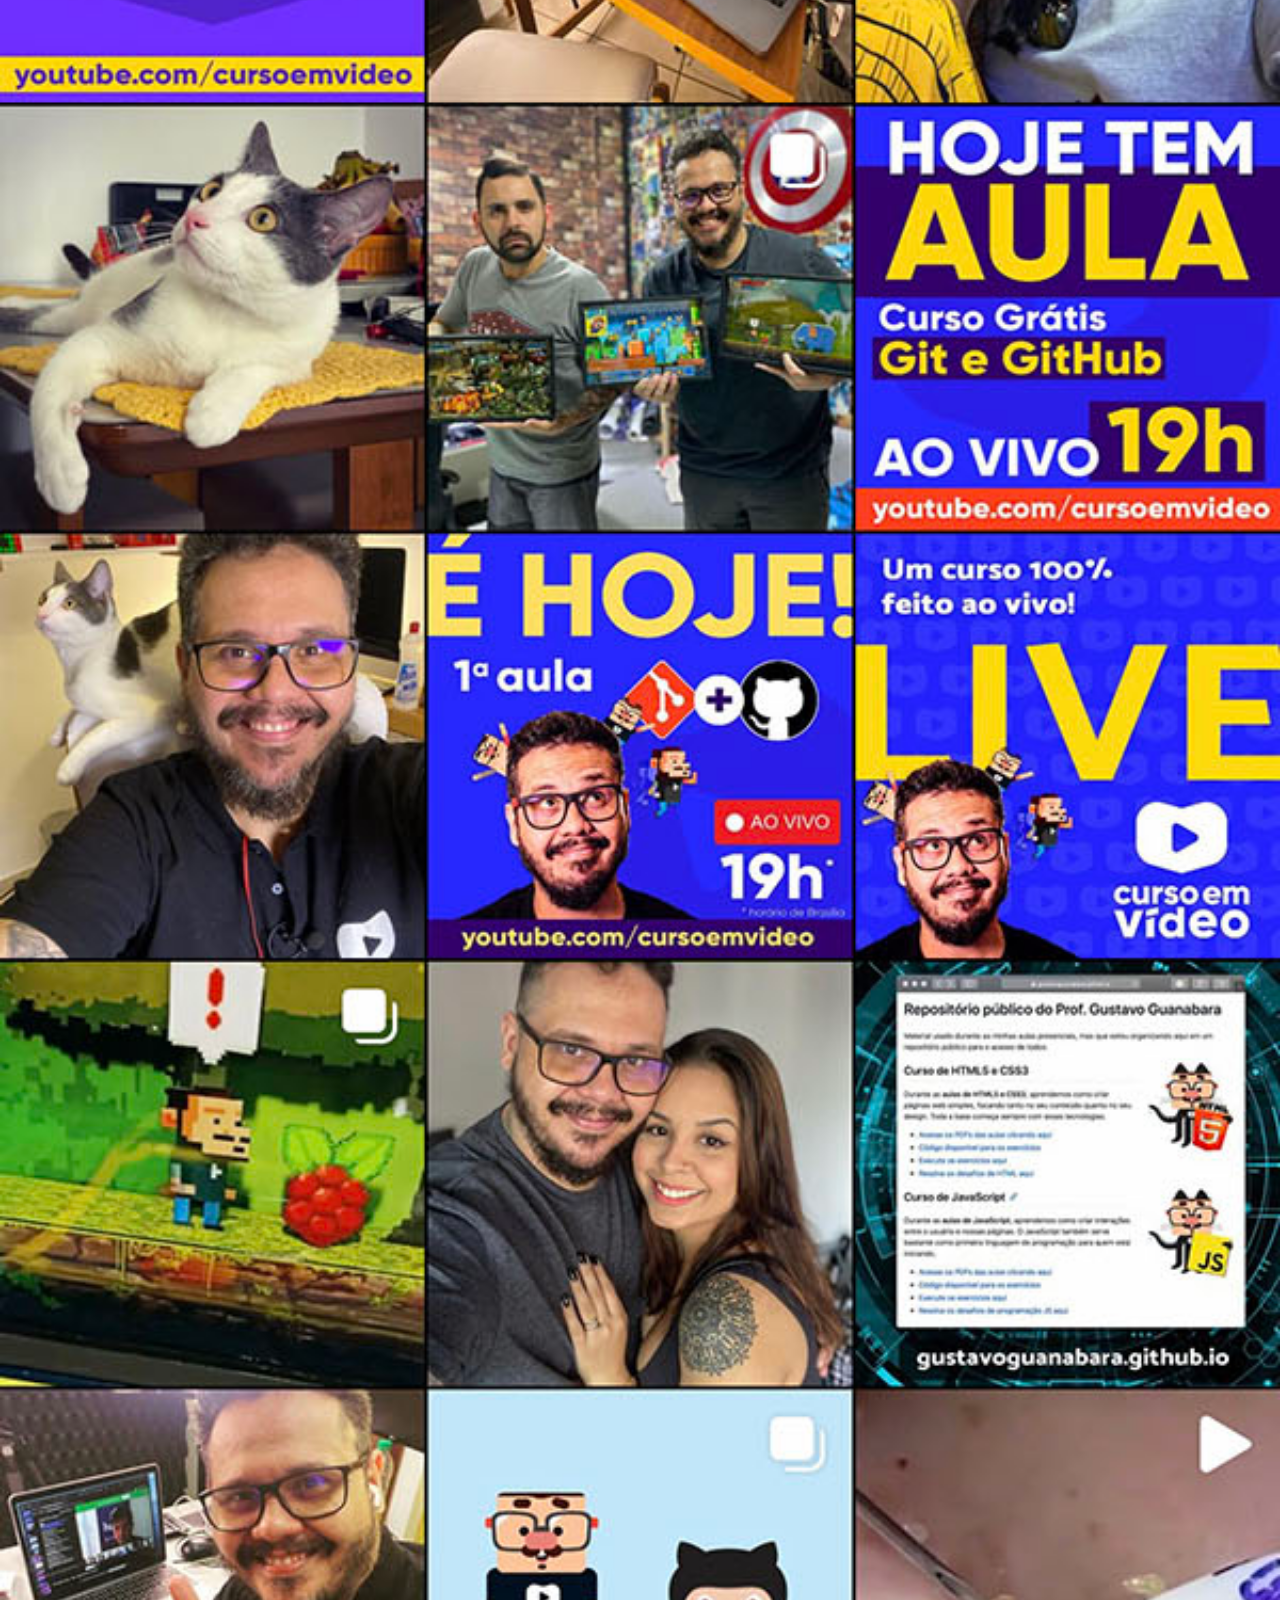
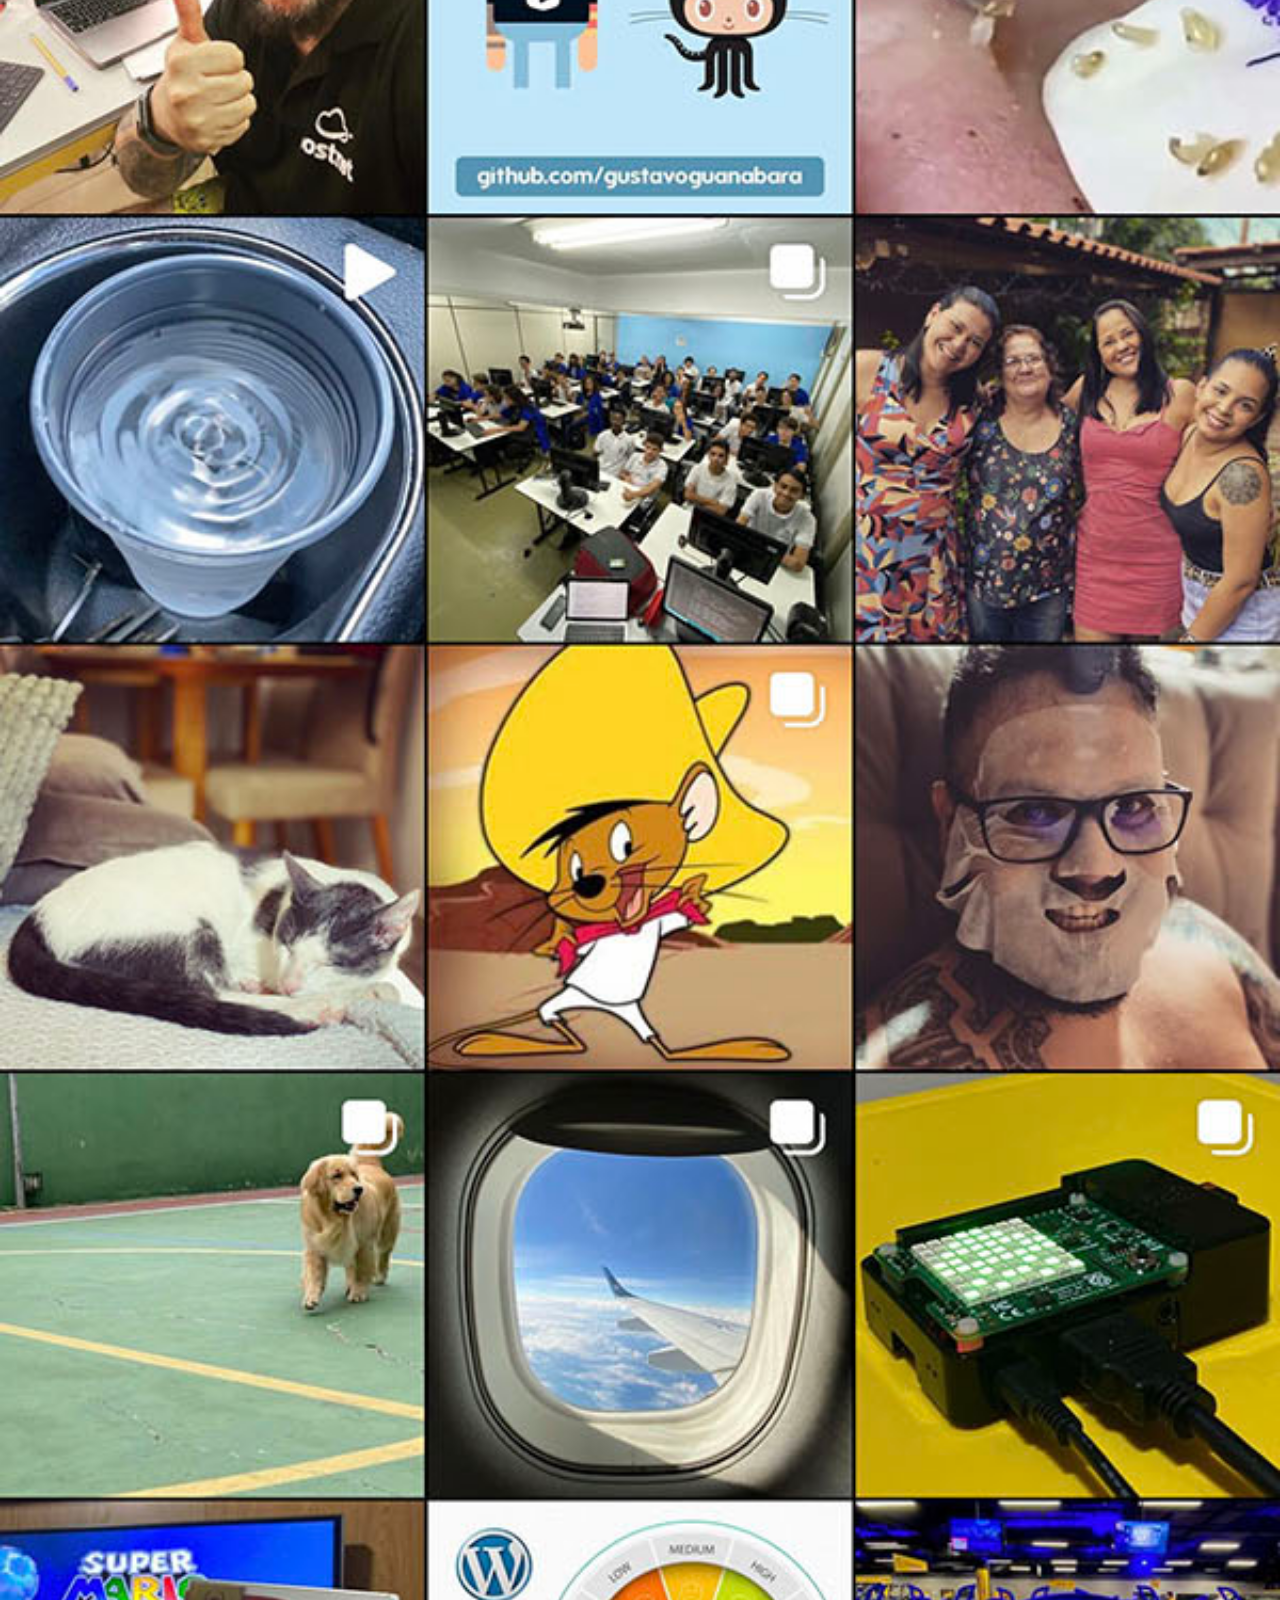
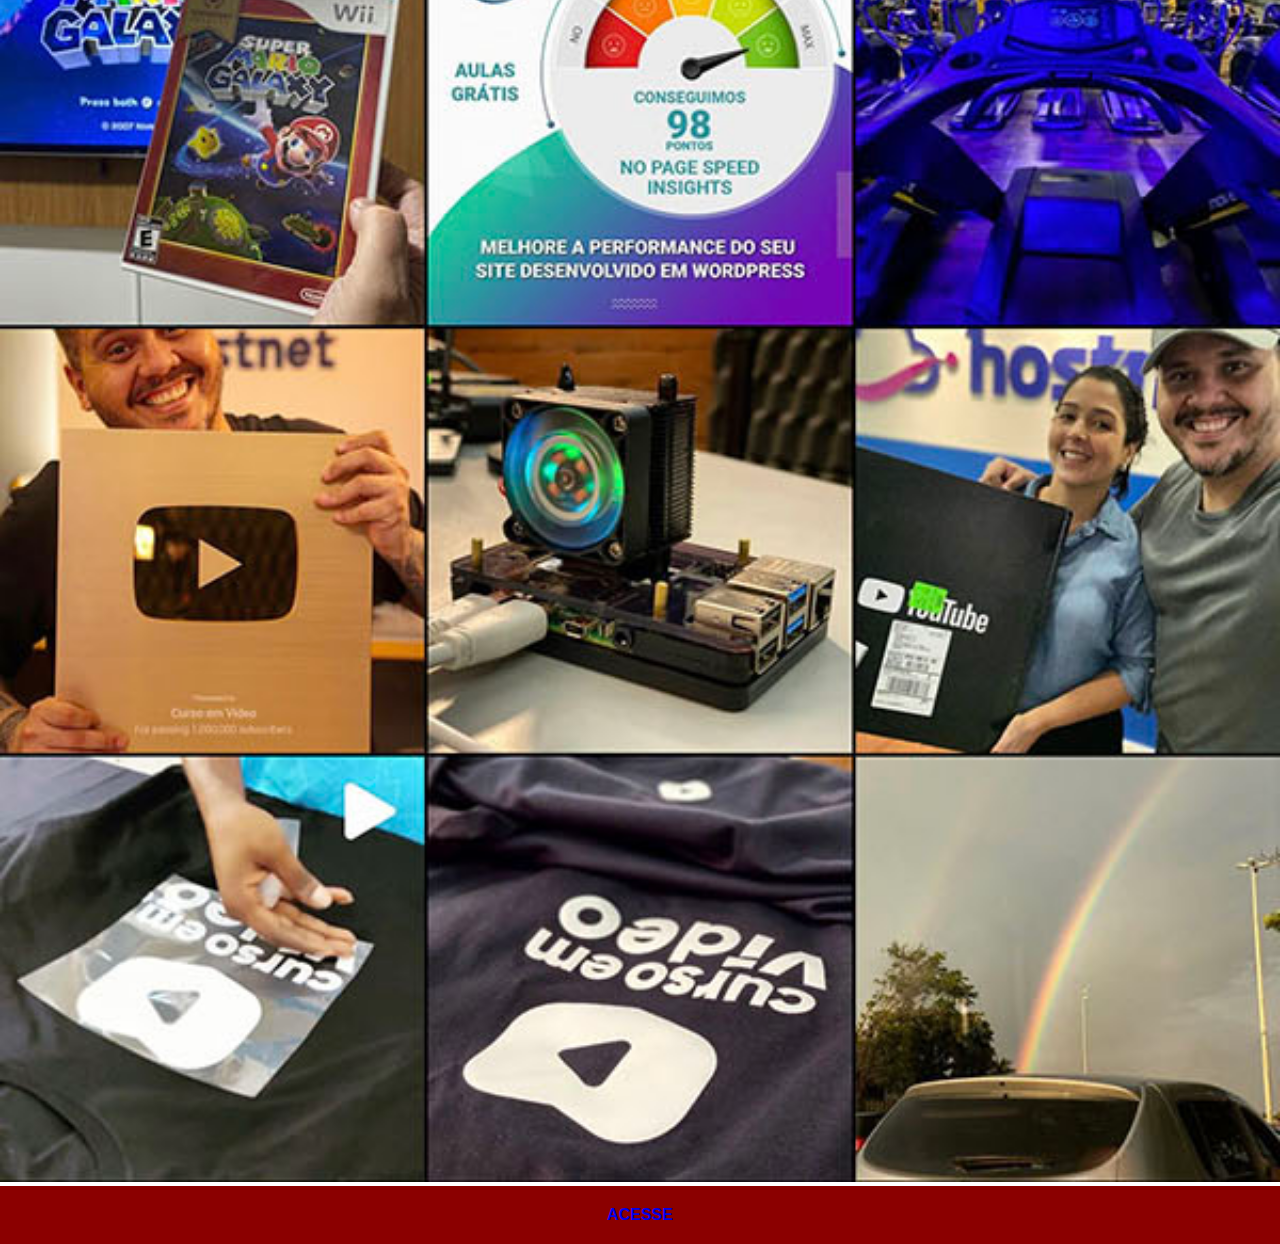
<file: instagram.html>
<!DOCTYPE html>
<html lang="pt-br">
<head>
    <meta charset="UTF-8">
    <meta name="viewport" content="width=device-width, initial-scale=1.0">
    <title>Instagram</title>
    <link rel="stylesheet" href="social.css">
    </style>
</head>
<body>
    <img src="imagens/tela-instagram.jpg" alt="Instagram">
    <a href="https://www.instagram.com/gustavoguanabara" target="_blank">ACESSE</a>
</body>
</html>
</file>
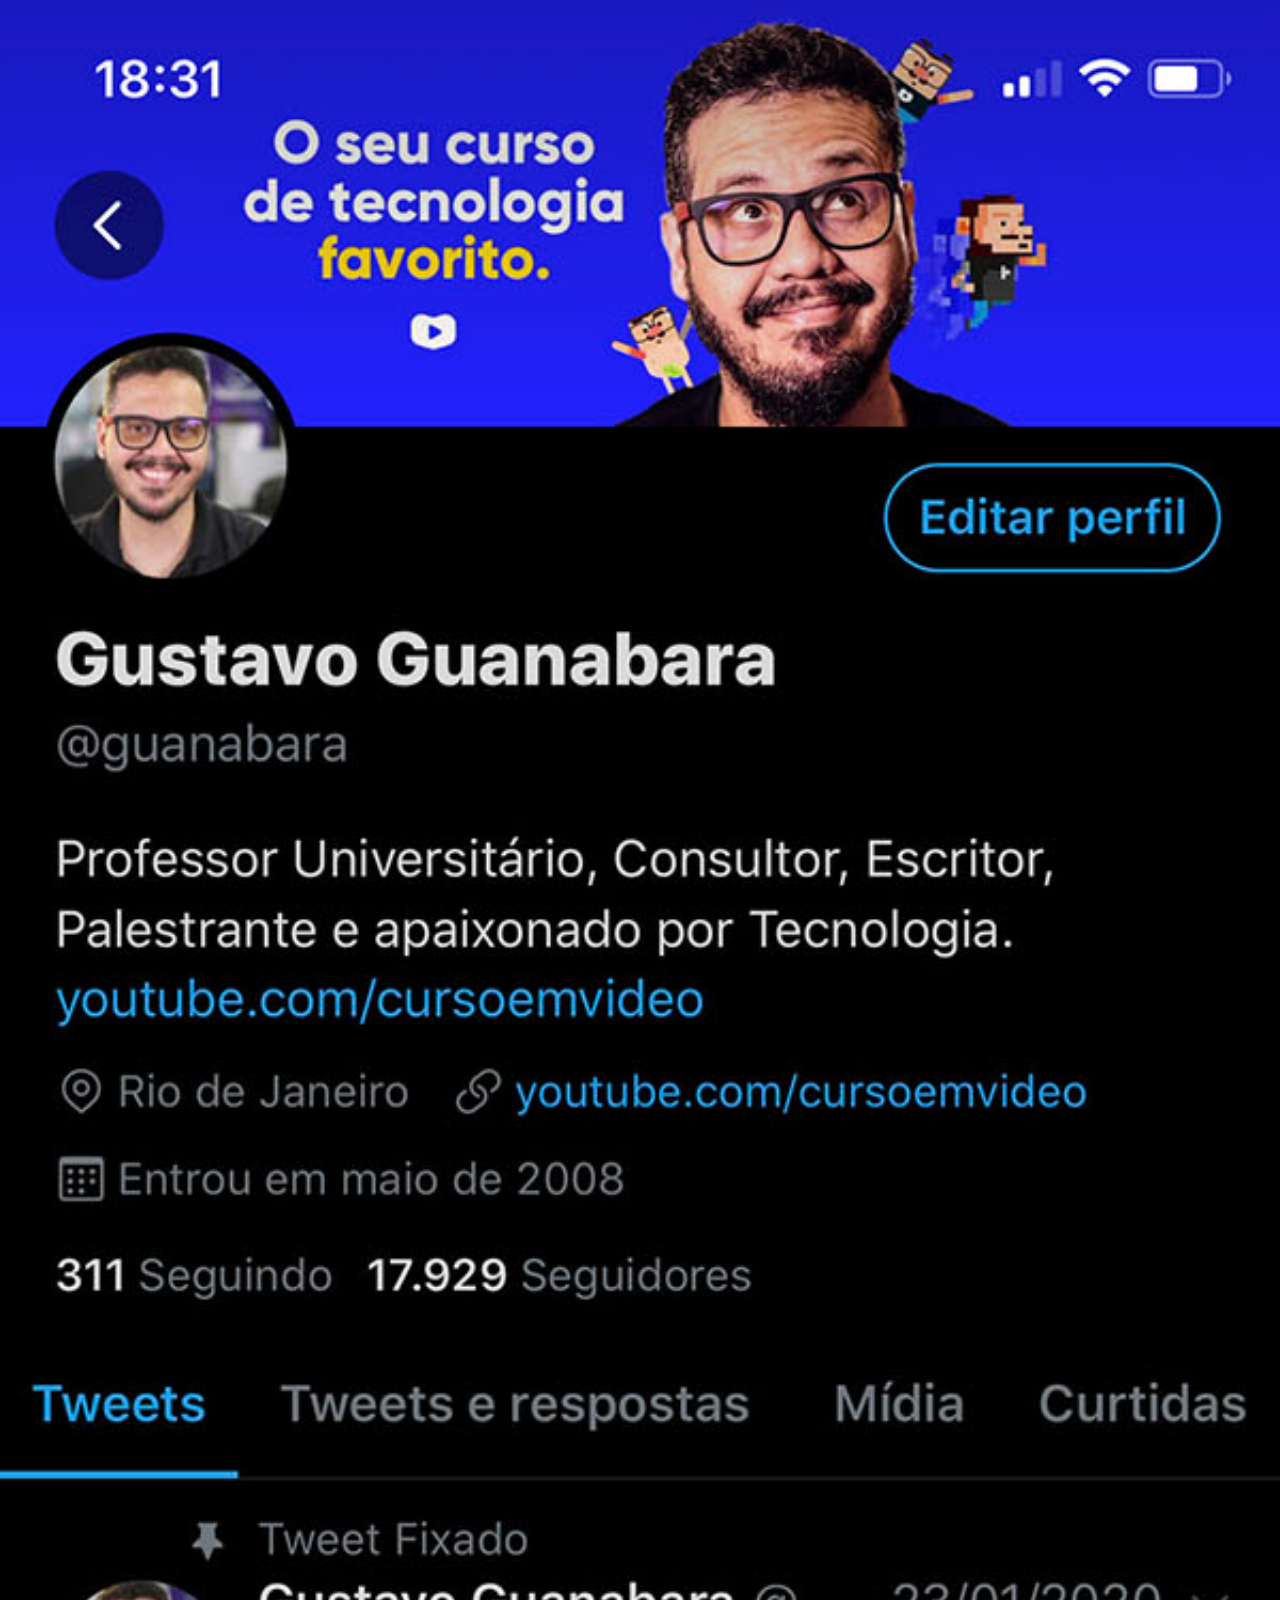
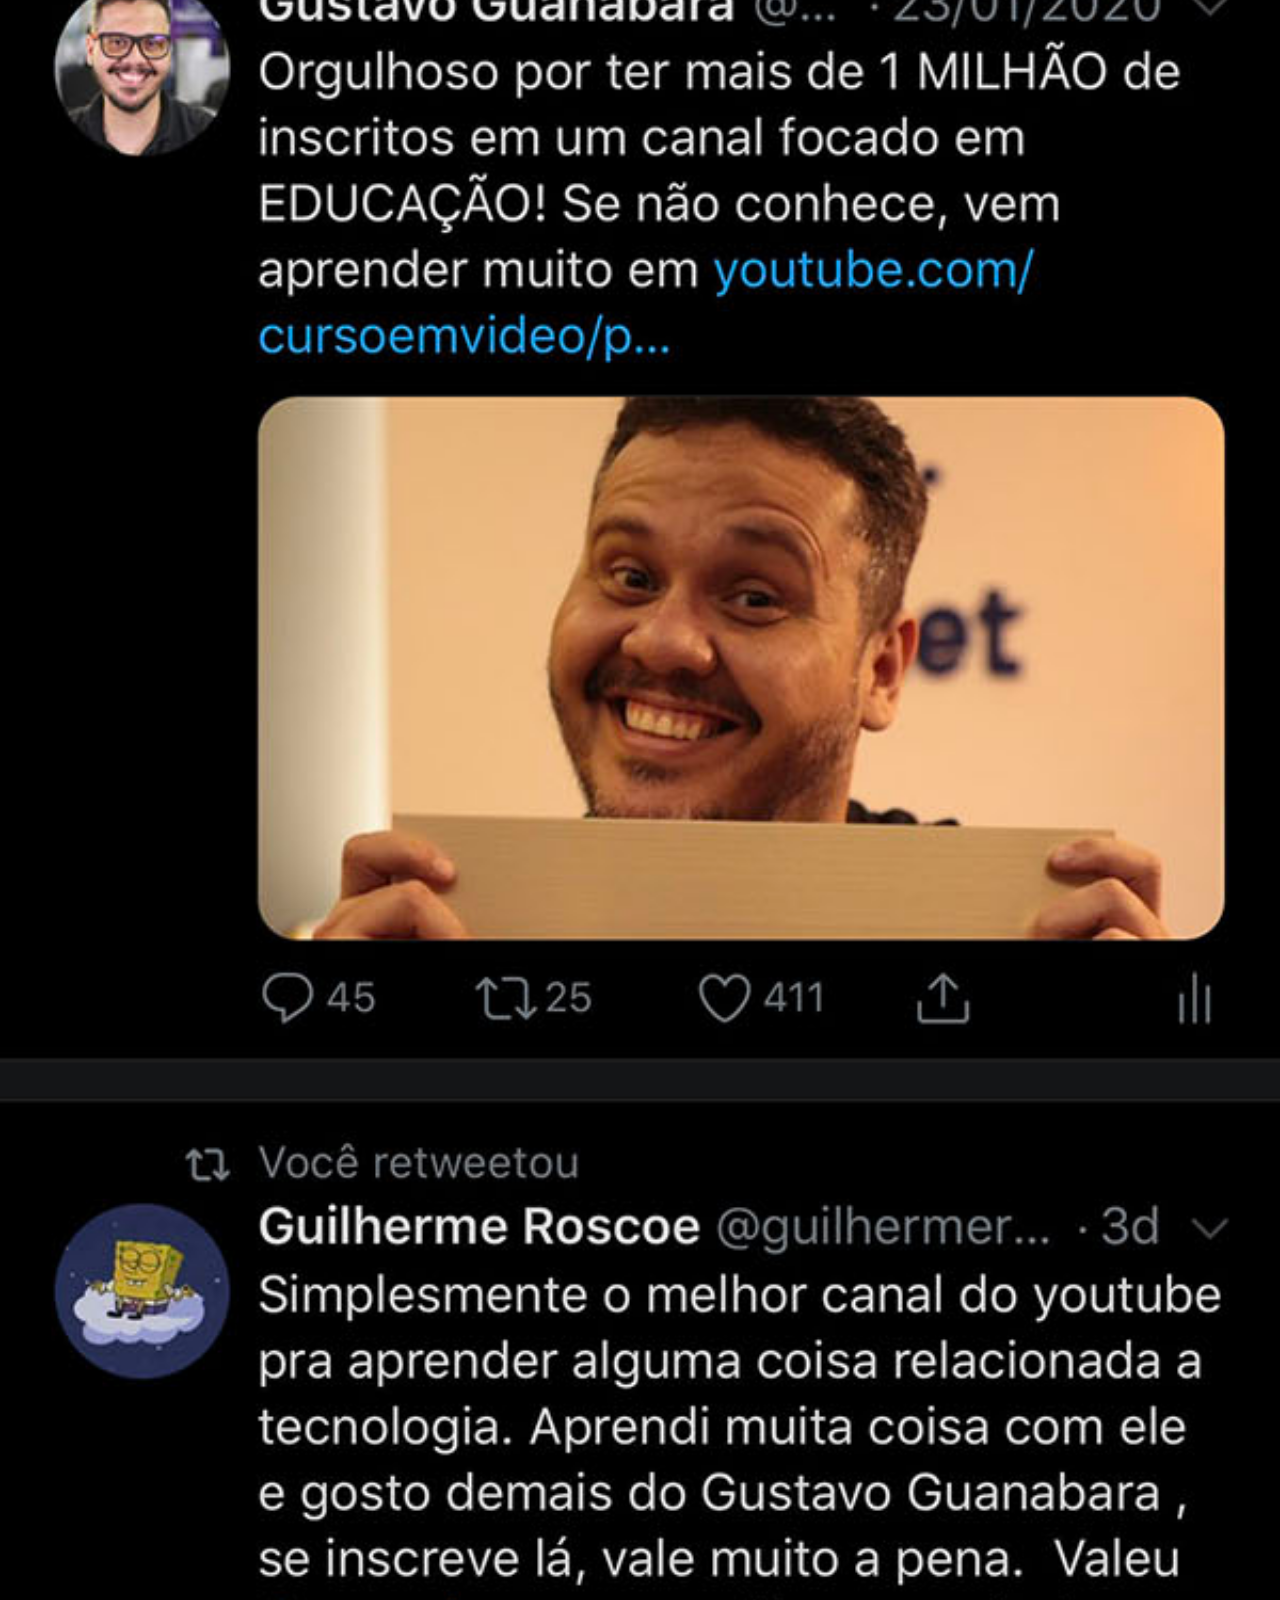
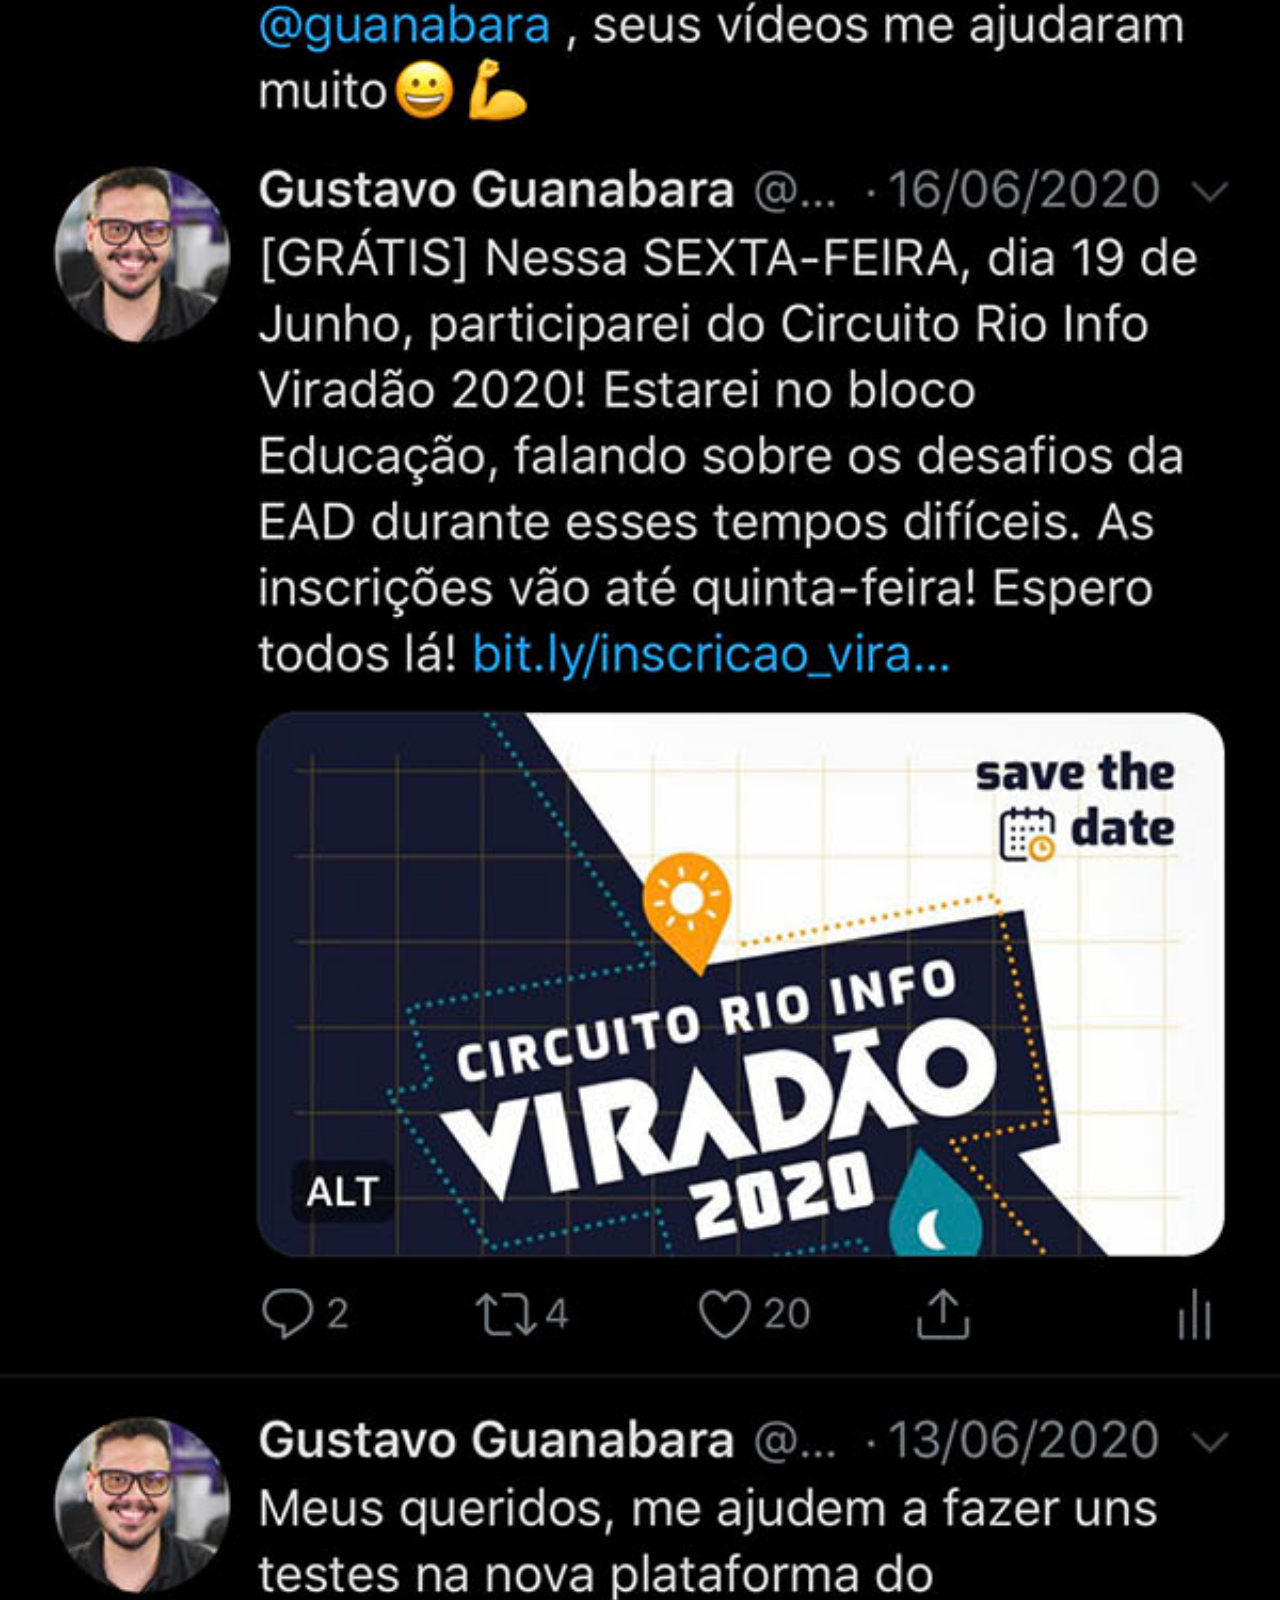
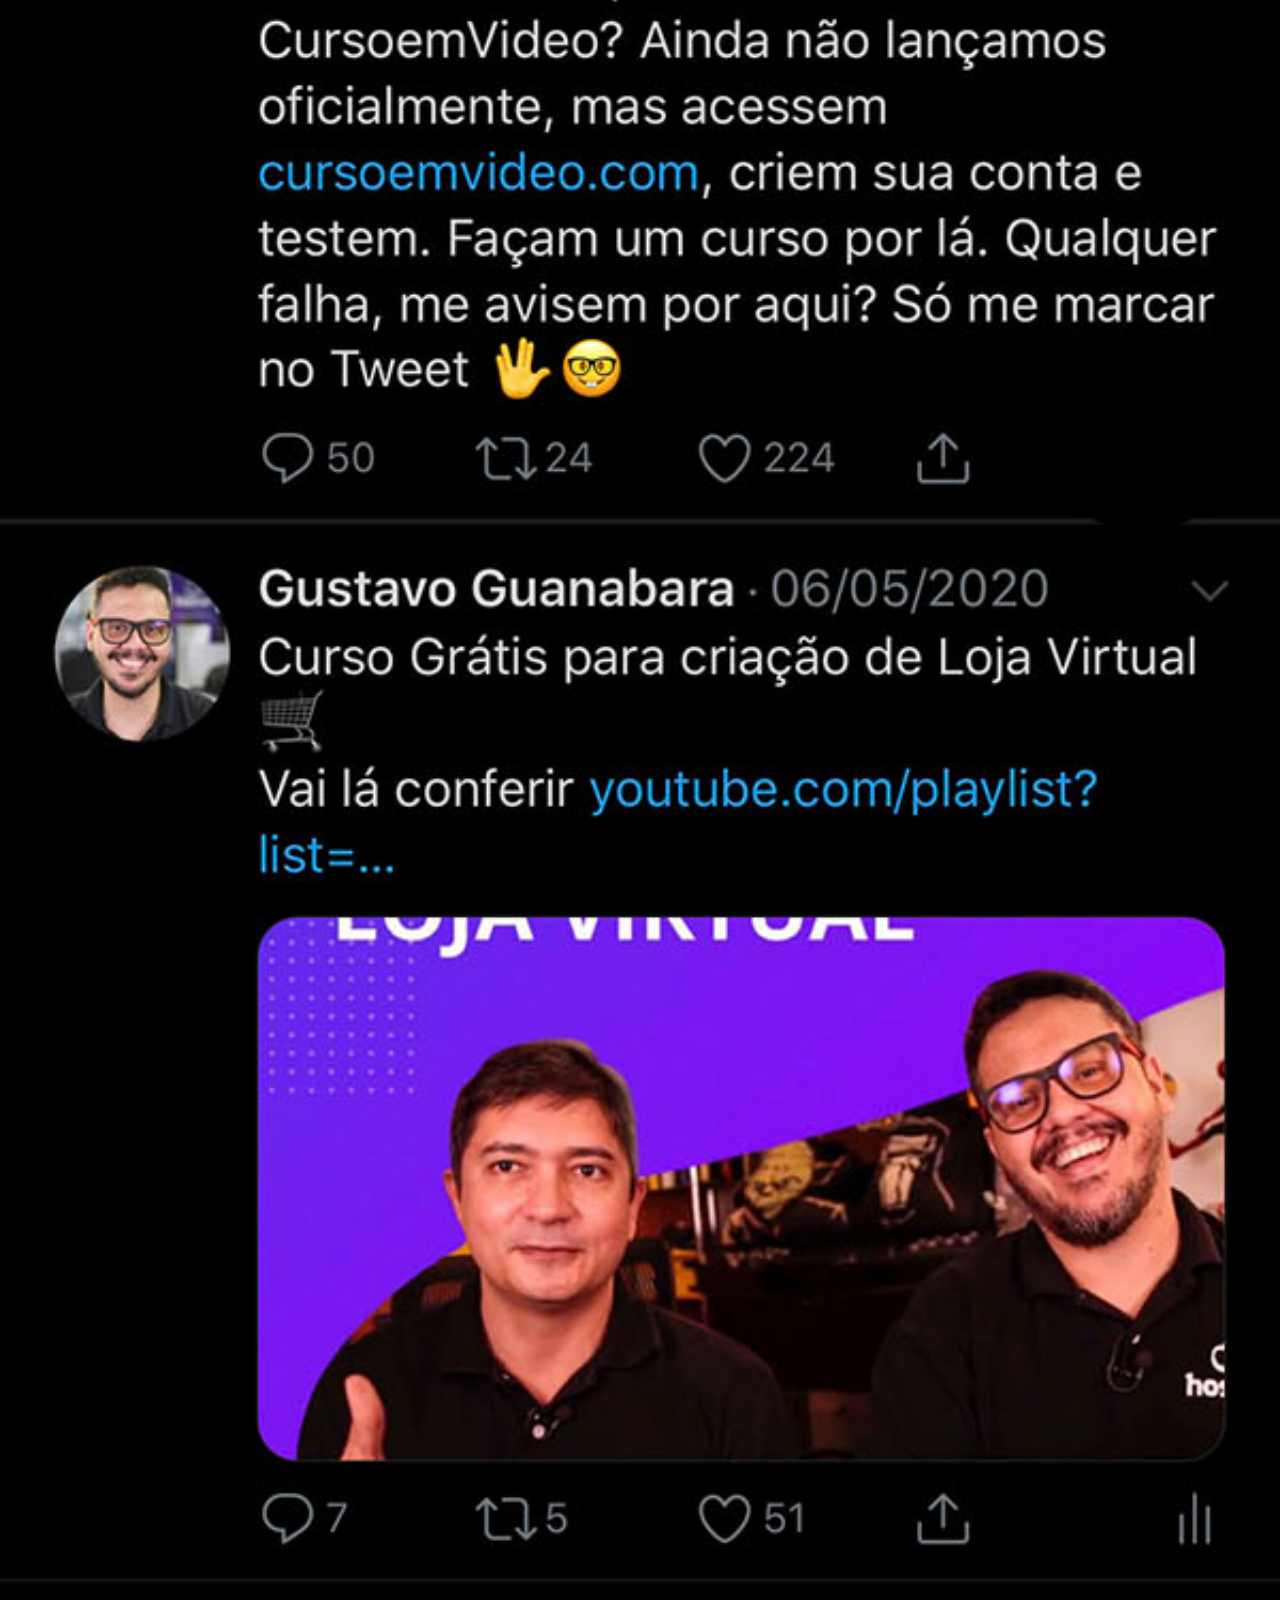
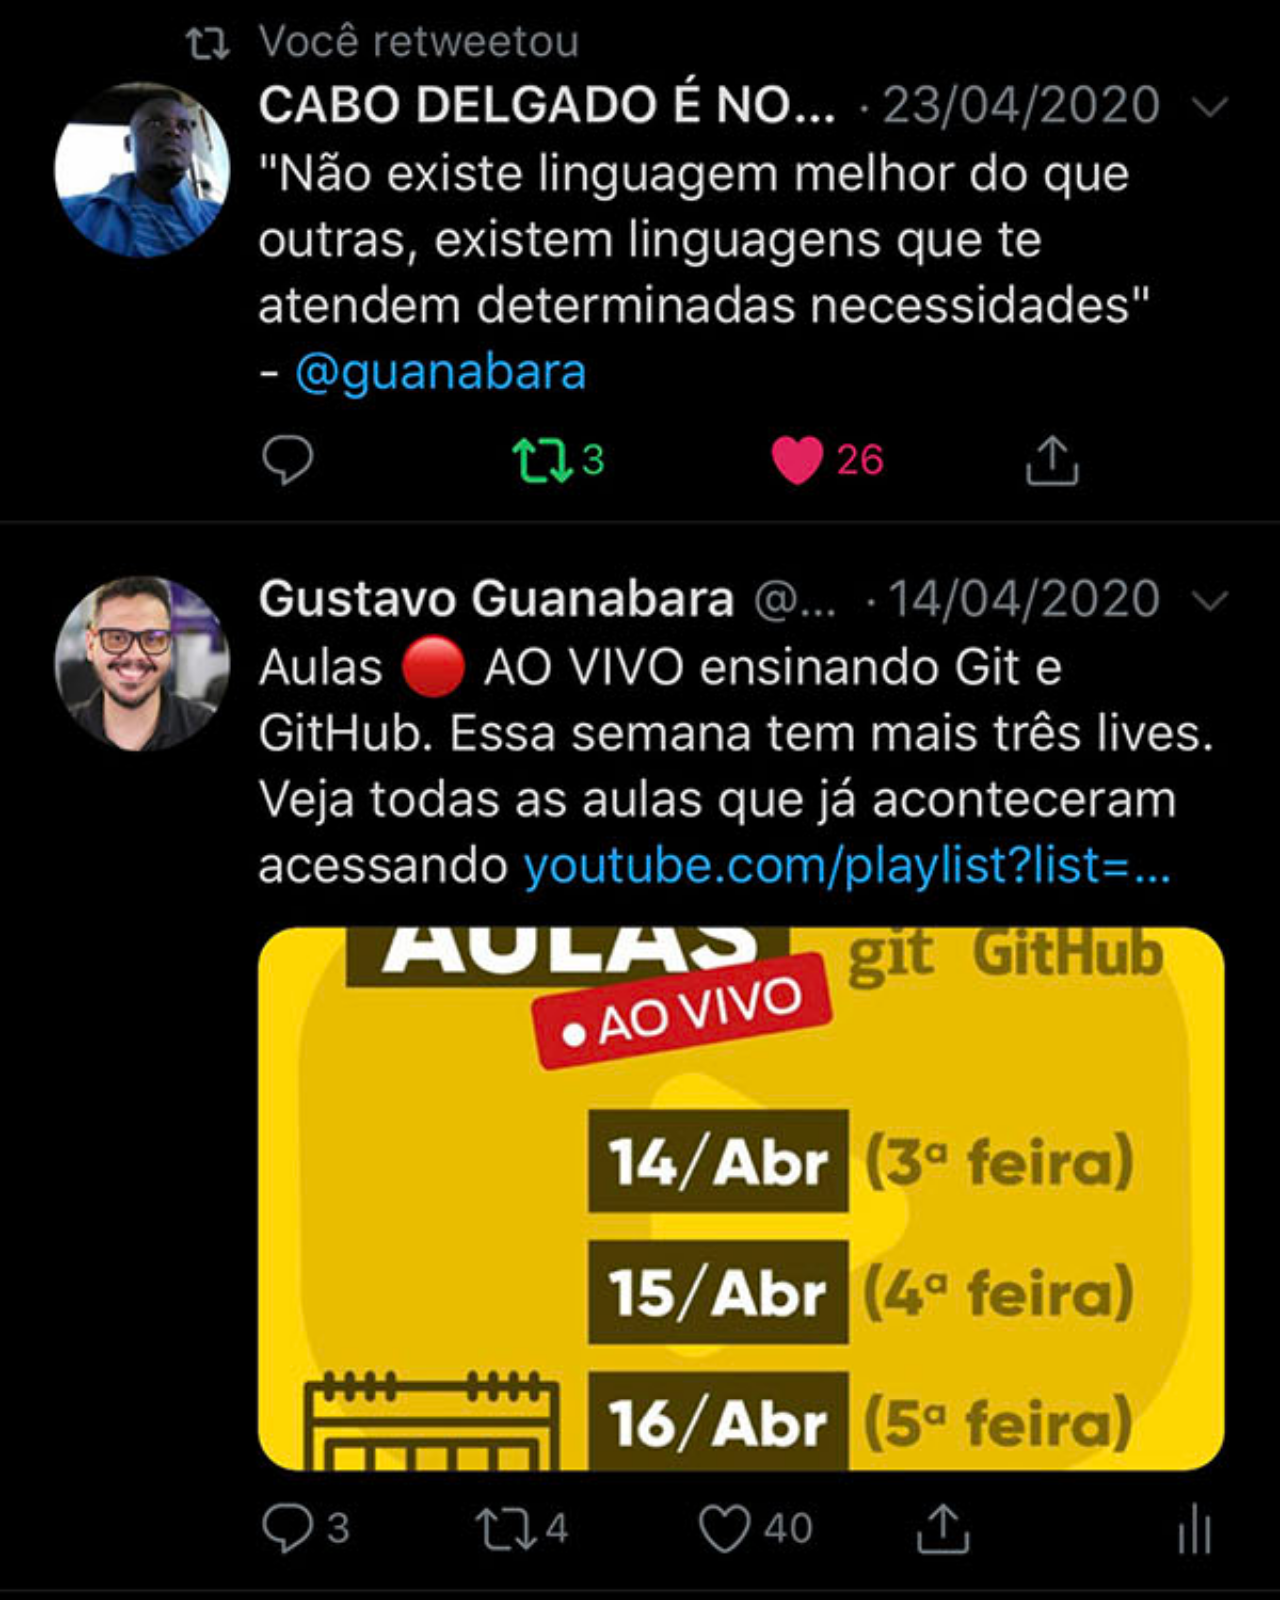
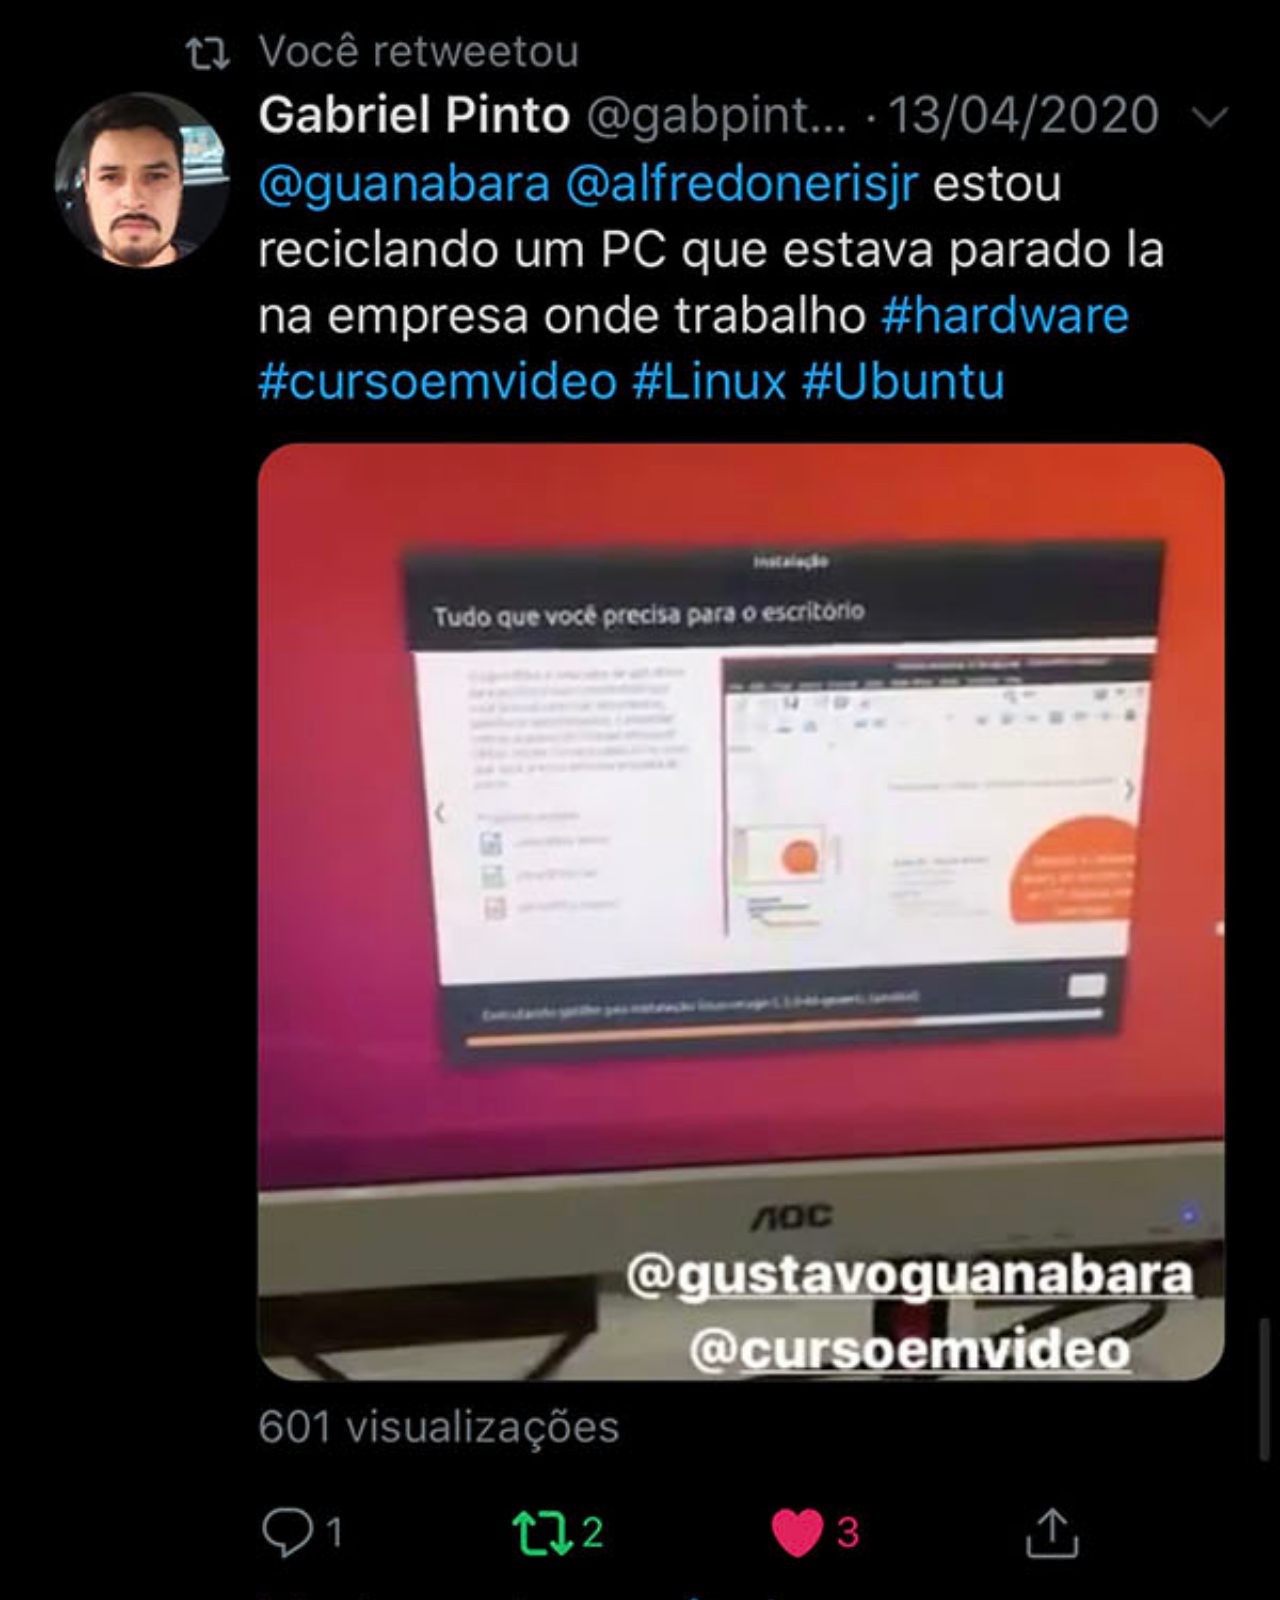
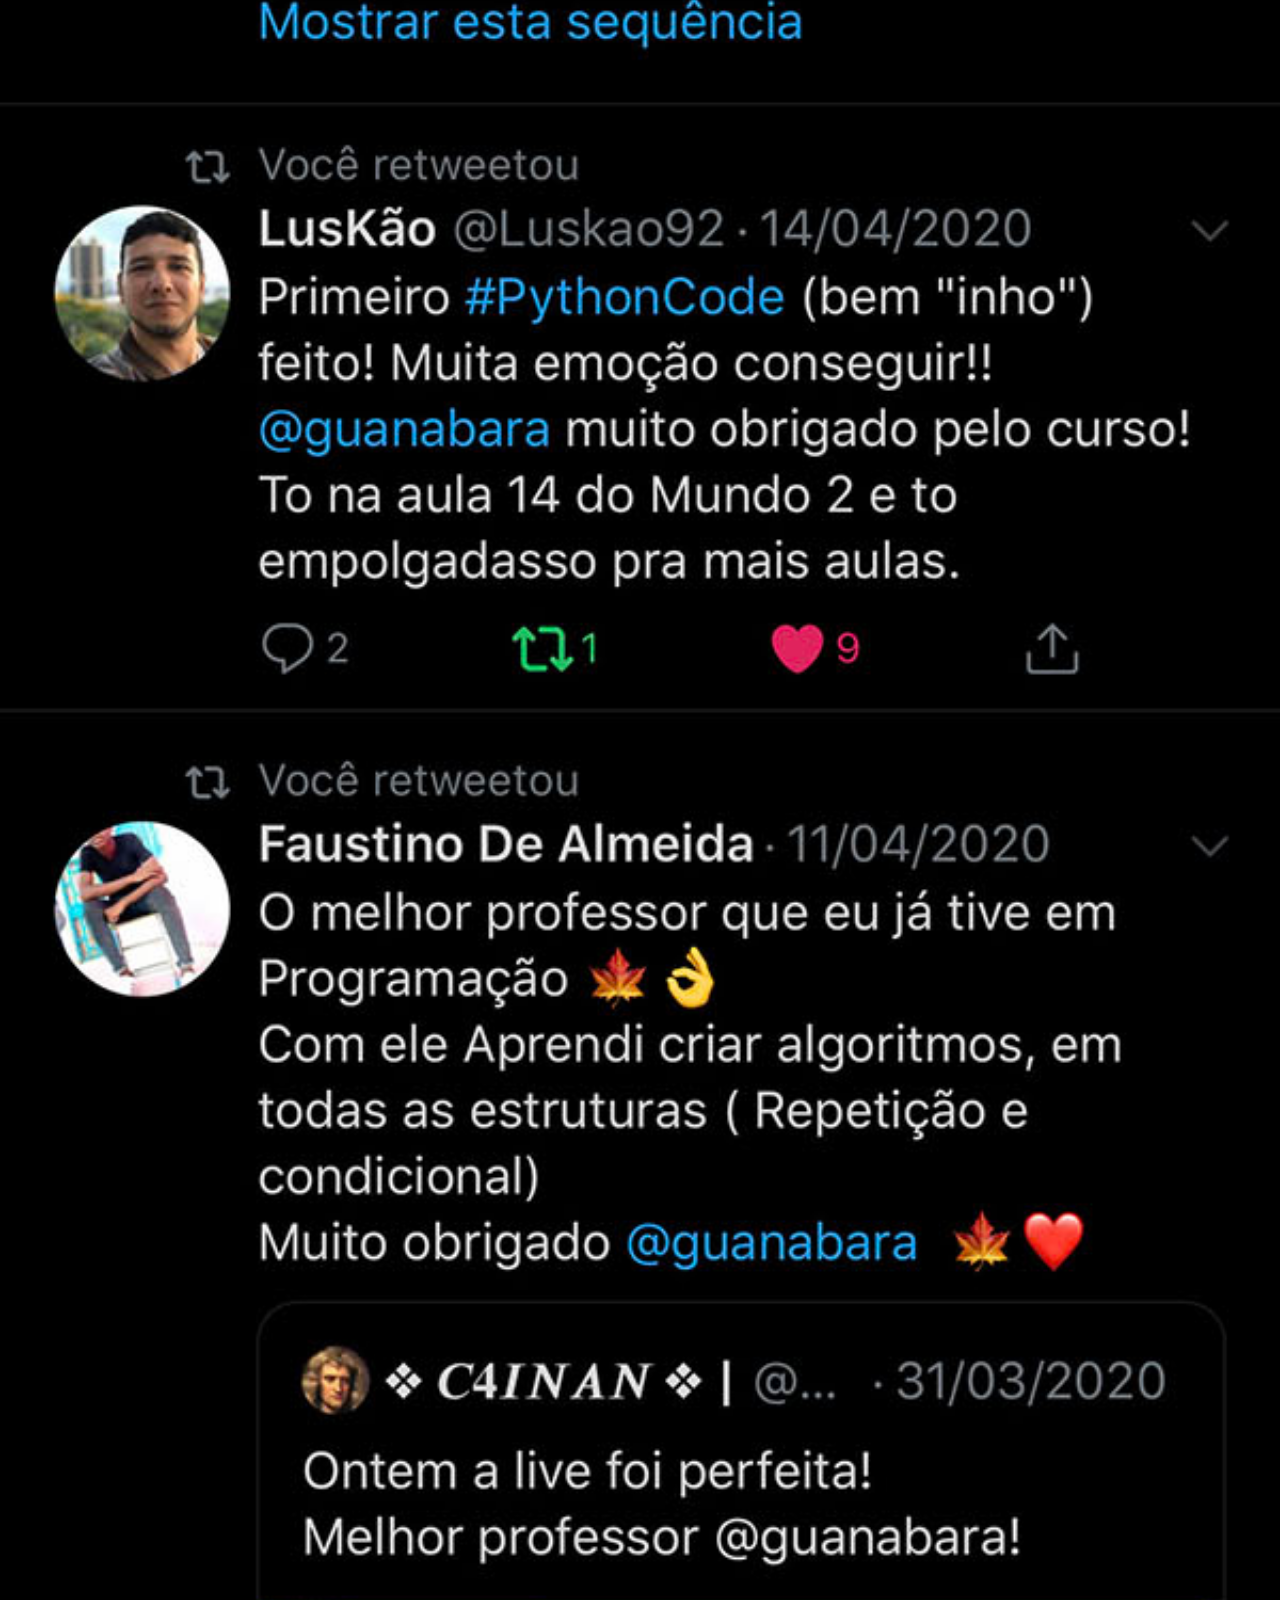
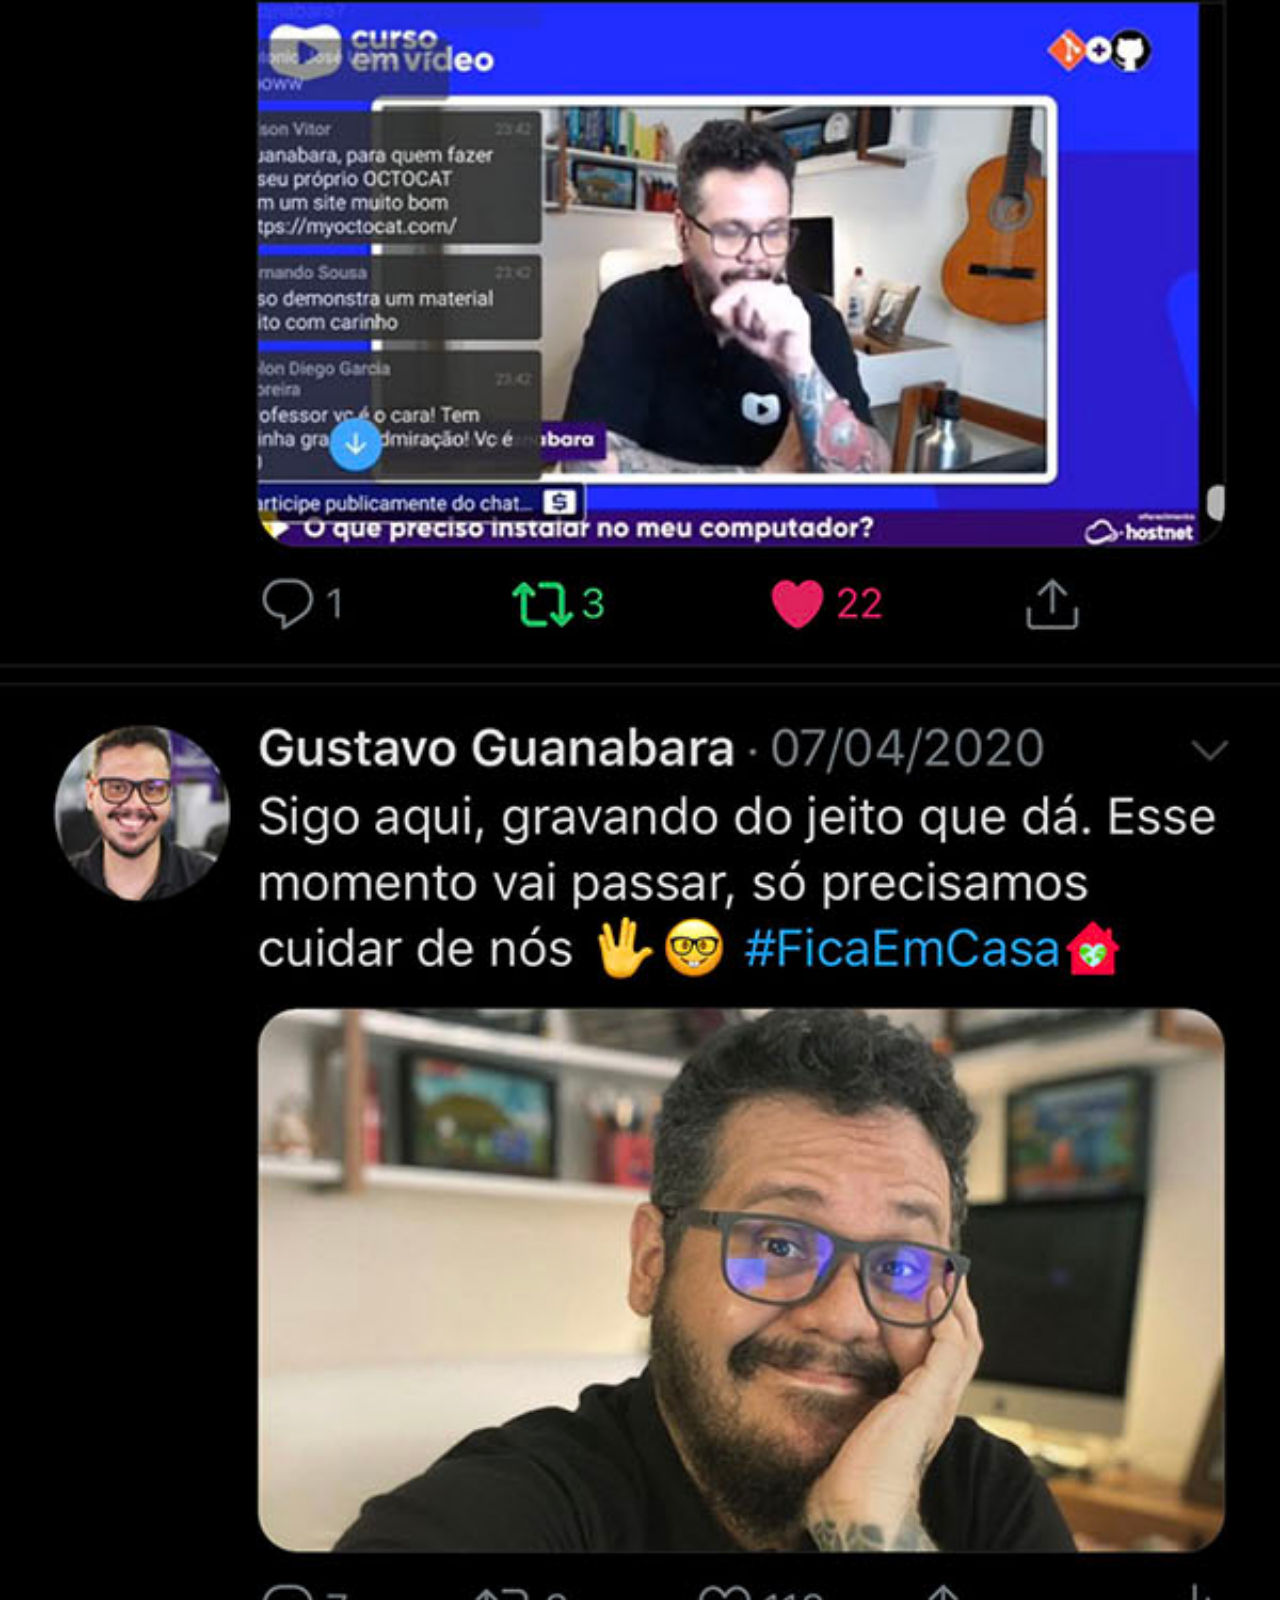
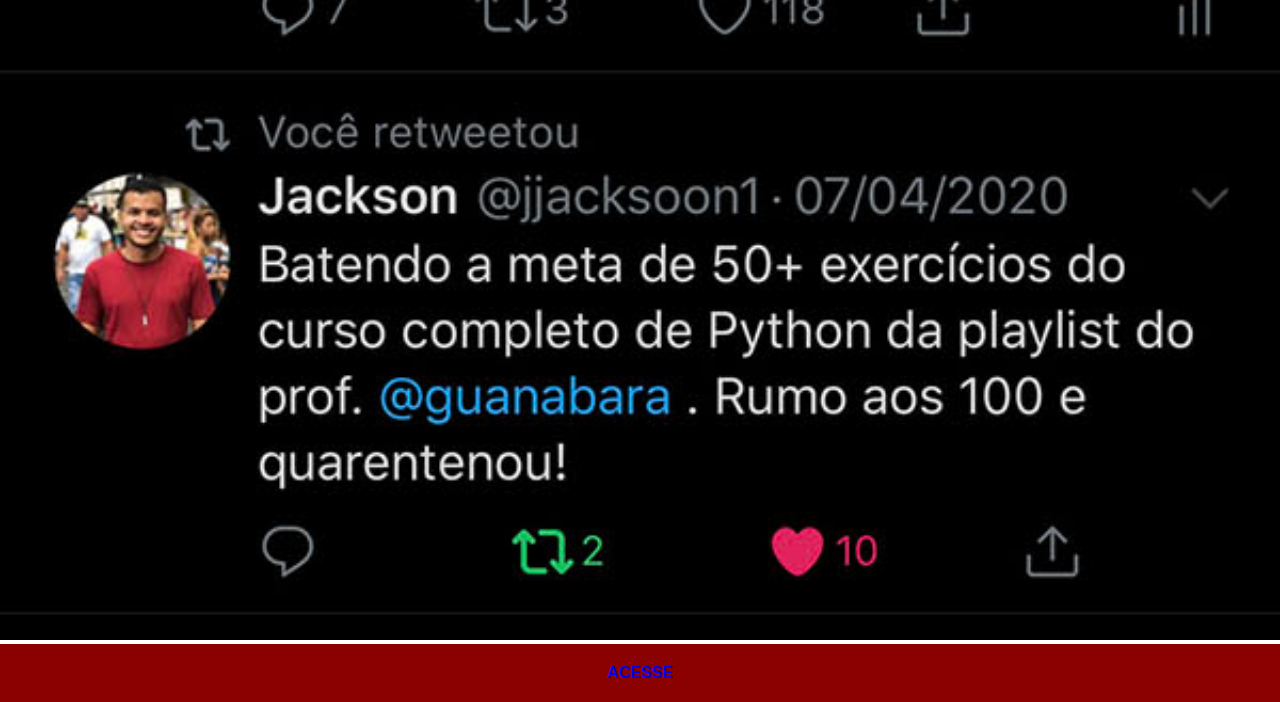
<file: twitter.html>
<!DOCTYPE html>
<html lang="pt-br">
<head>
    <meta charset="UTF-8">
    <meta name="viewport" content="width=device-width, initial-scale=1.0">
    <title>Twitter</title>
    <link rel="stylesheet" href="social.css">
    </style>
</head>
<body>
    <img src="imagens/tela-twitter.jpg" alt="Twitter">
    <a href="https://www.twitter.com/guanabara" target="_blank">ACESSE</a>
</body>
</html>
</file>
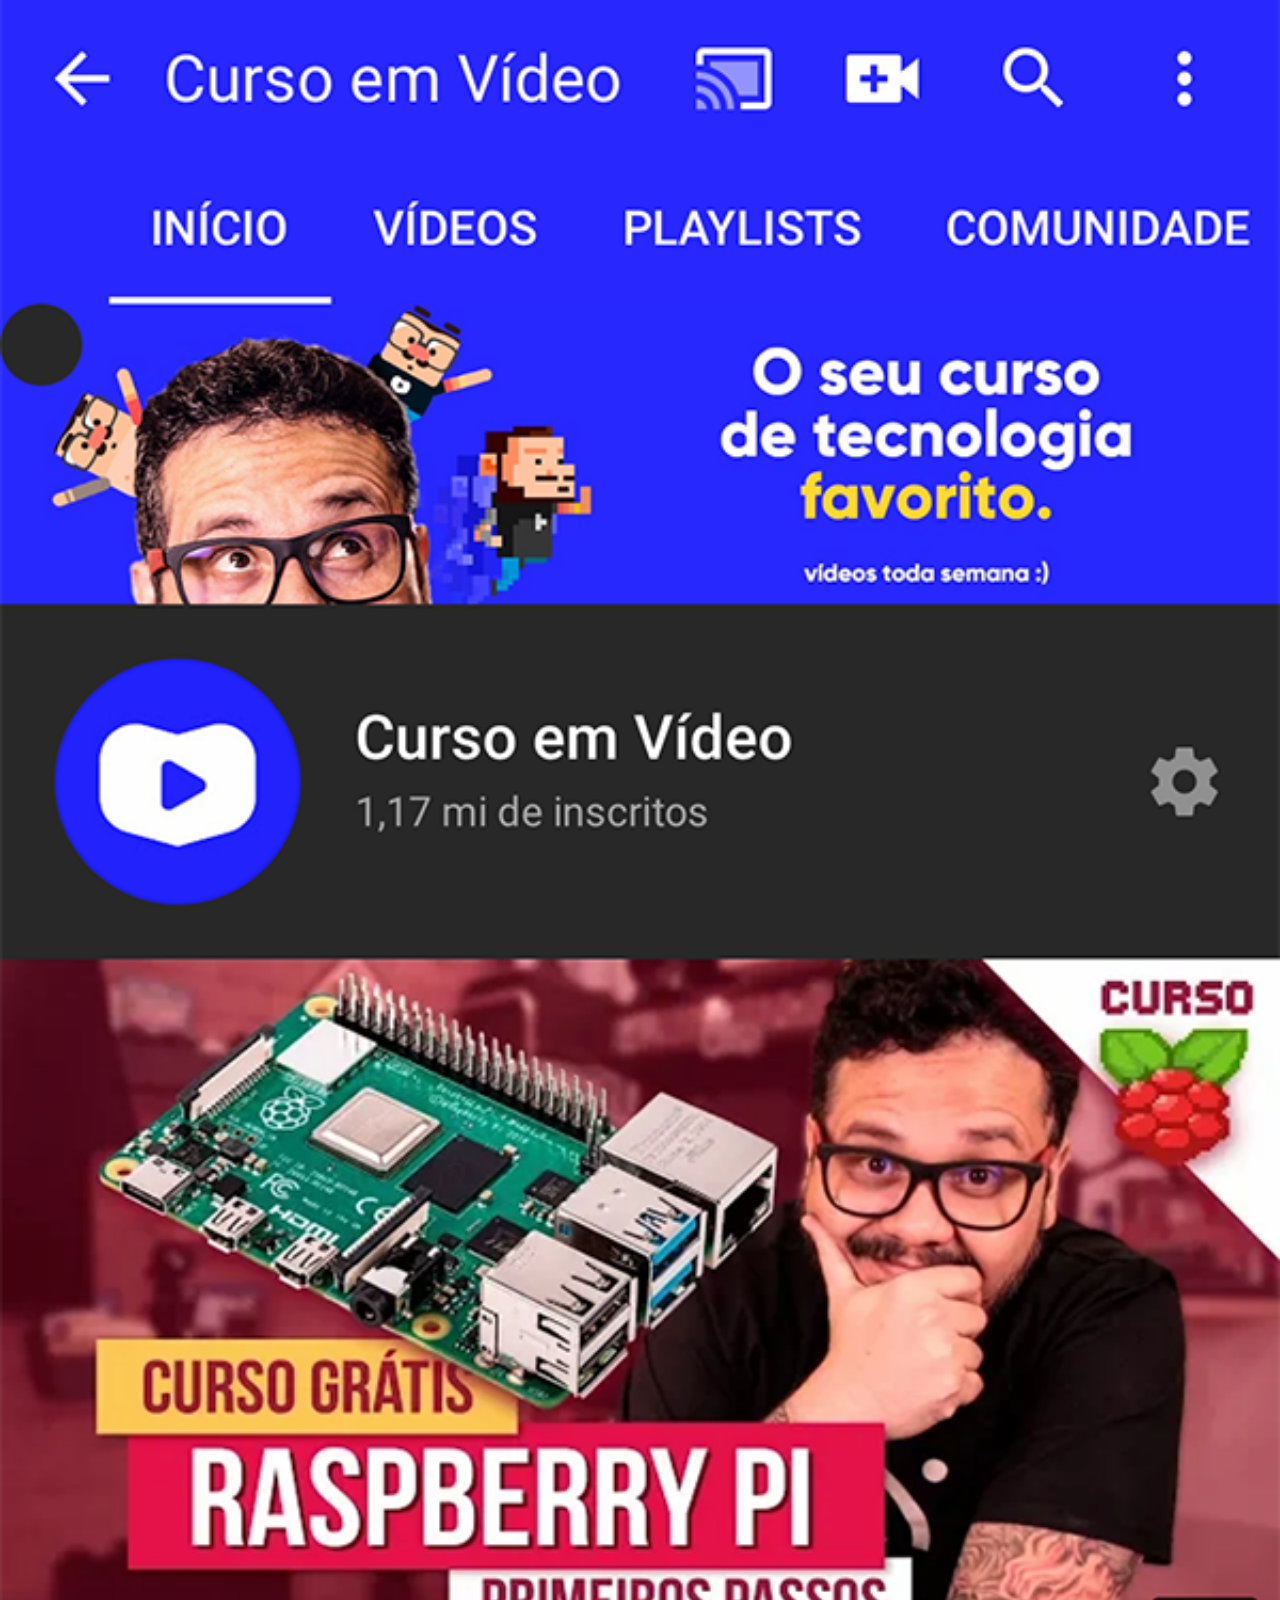
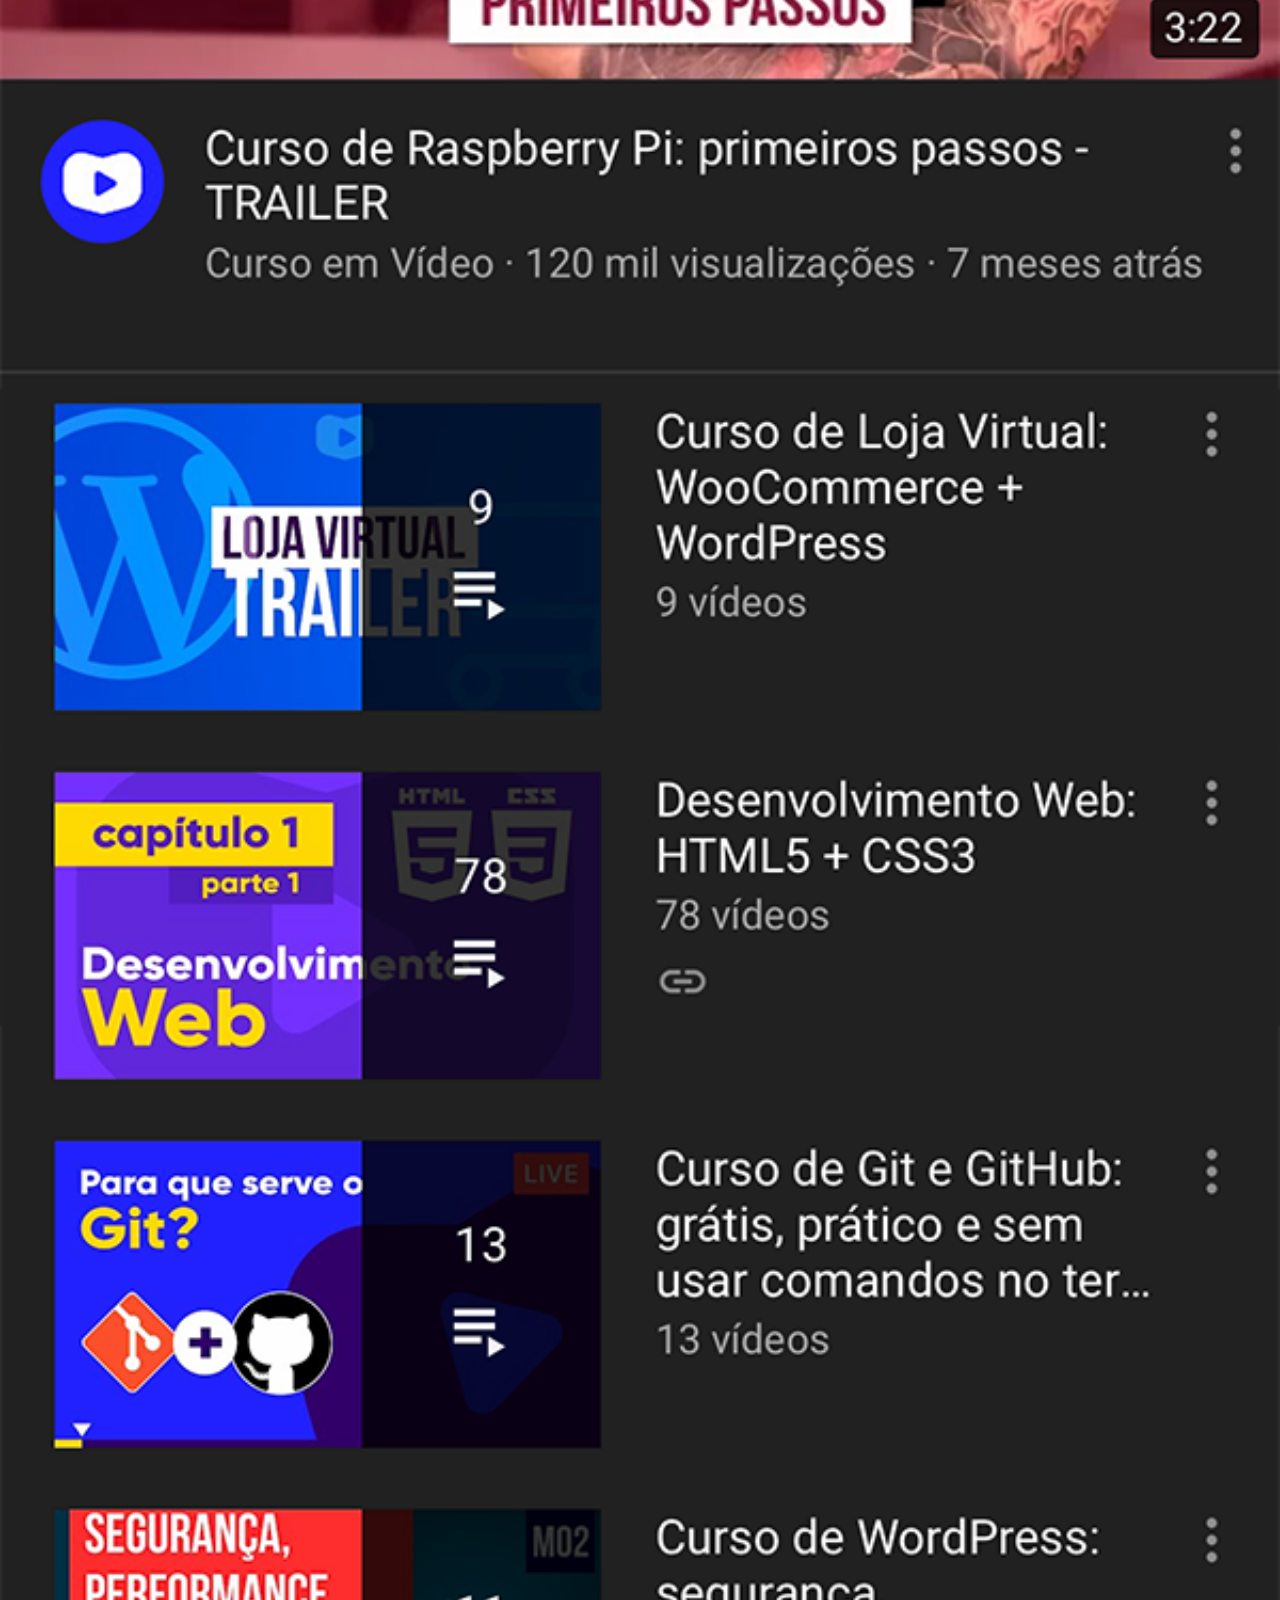
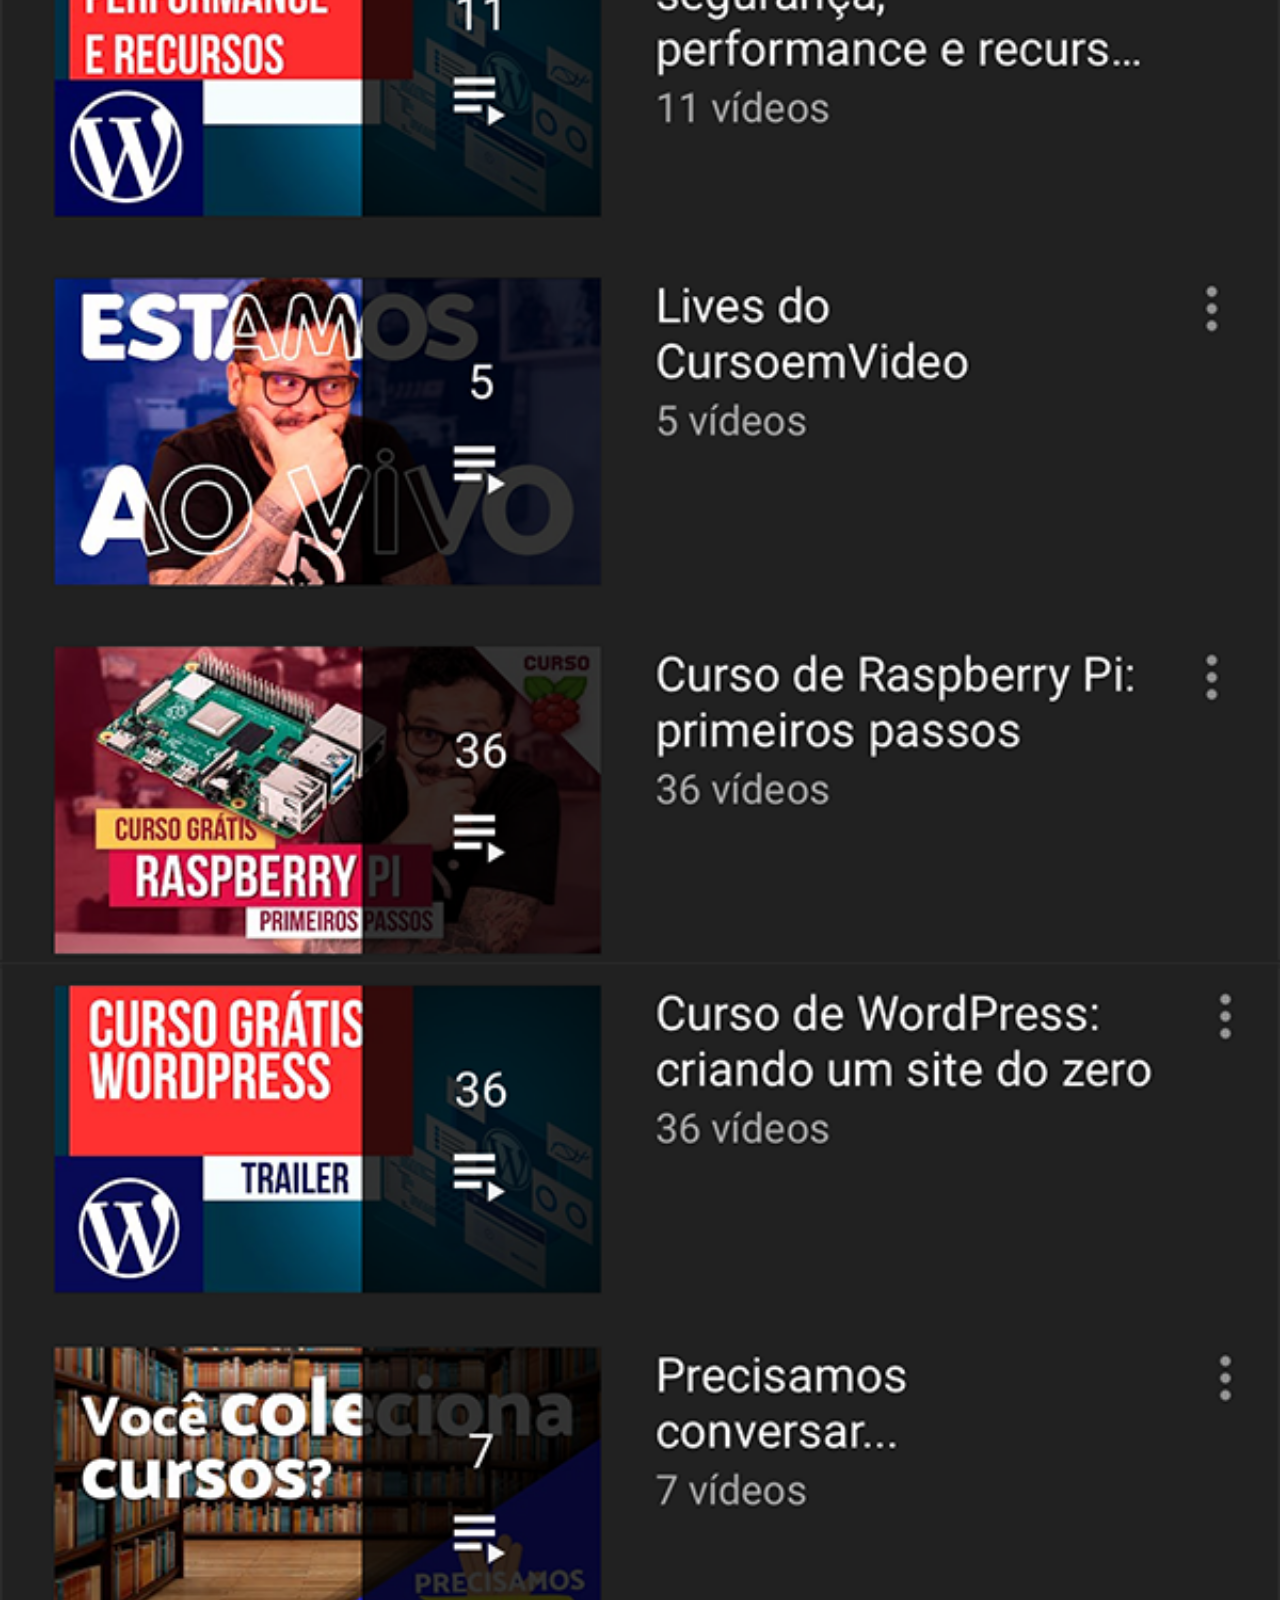
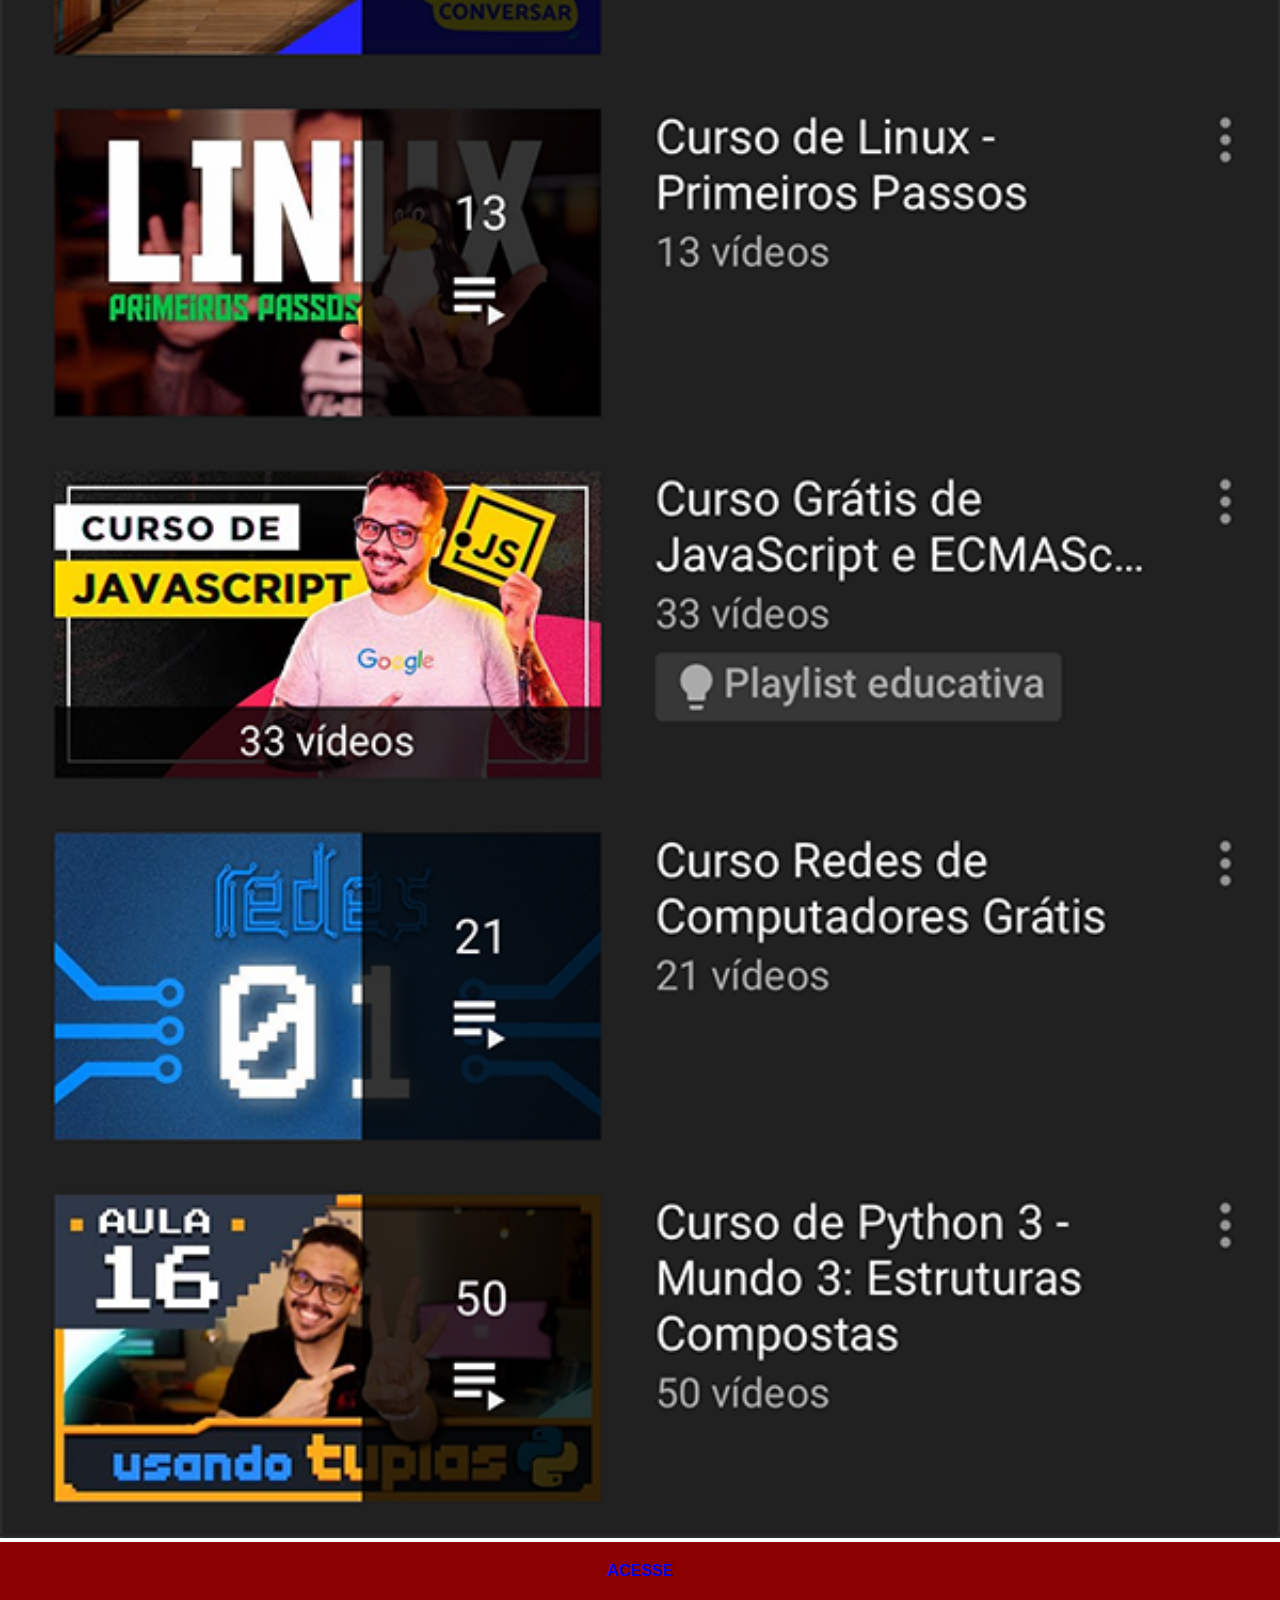
<file: youtube.html>
<!DOCTYPE html>
<html lang="pt-br">
<head>
    <meta charset="UTF-8">
    <meta name="viewport" content="width=device-width, initial-scale=1.0">
    <title>Youtube</title>
    <link rel="stylesheet" href="social.css">
    </style>
</head>
<body>
    <img src="imagens/tela-youtube.png" alt="Youtube">
    <a href="https://www.youtube.com/@CursoemVideo/playlists" target="_blank">ACESSE</a>
</body>
</html>
</file>
<file: style.css>
@charset "UTF-8";

* {
    margin: 0px;
    padding: 0px;
    font-family: Arial, Helvetica, sans-serif;
}

html, body {
    height: 100vh;
    width: 100vw;
    background-color: black;
}

body {
    background: url(imagens/fundo-madeira.jpg) no-repeat top center;
    background-size: cover;
    background-attachment: fixed;
}

main {
    position: relative;
    height: 100vh;
}

section#telefone {
    position: absolute;
    margin-top: 100px;
    top: 50%;
    left: 50%;
    transform: translate(-50%, -50%);

    height: 627px;
    width: 311px;
    background: url(imagens/frame-iphone.png) no-repeat;
}

iframe#tela {
    position: relative;
    top: 80px;
    left: 22px;
    width: 267px;
    height: 471px;
}

section#redes-sociais {
    text-align: center;
}

section#redes-sociais img {
    width: 50px;
    margin: 10px;
    border-radius: 50%;
    box-shadow: 2px 2px 5px rgba(0, 0, 0, 0.400);
    box-sizing: border-box;
}

section#redes-sociais img:hover {
    border: 2px solid rgba(255, 255, 255, 0.637);
    transform: translate(-3px, -3px);
    box-shadow: 5px 5px 10px rgba(0, 0, 0, 0.267);
    transition: transform .5s;

}
</file>
<file: social.css>
@charset "UTF-8";

*{
    margin: 0px;
    padding: 0px;
    font-family: Arial, Helvetica, sans-serif;

}

::-webkit-scrollbar {
    width: 0px;
    height: 0px;
}

img {
    width: 100vw;
}

a {
    display: block;
    background-color: darkred;
    padding: 20px;
    text-align: center;
    font-weight: bolder;
    text-decoration: none;
}

a:hover {
    background-color: red;
}
</file>
